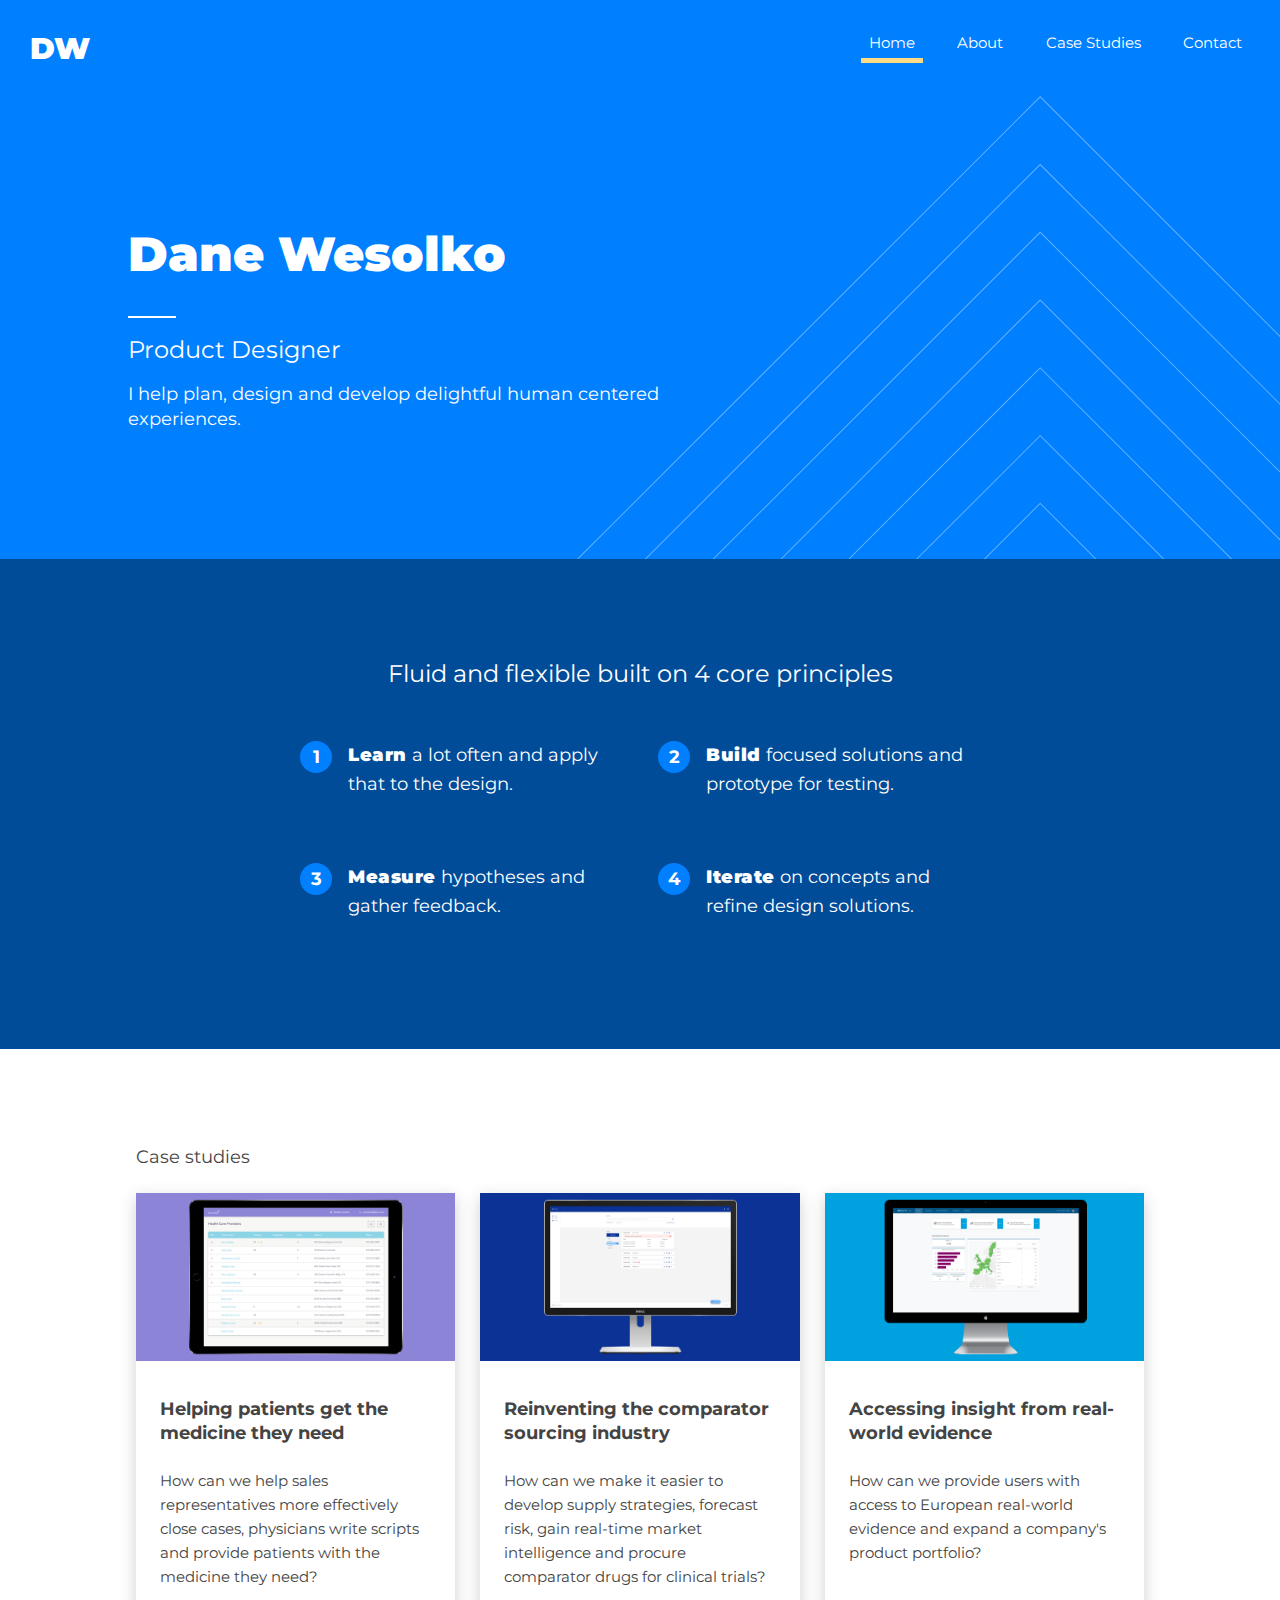
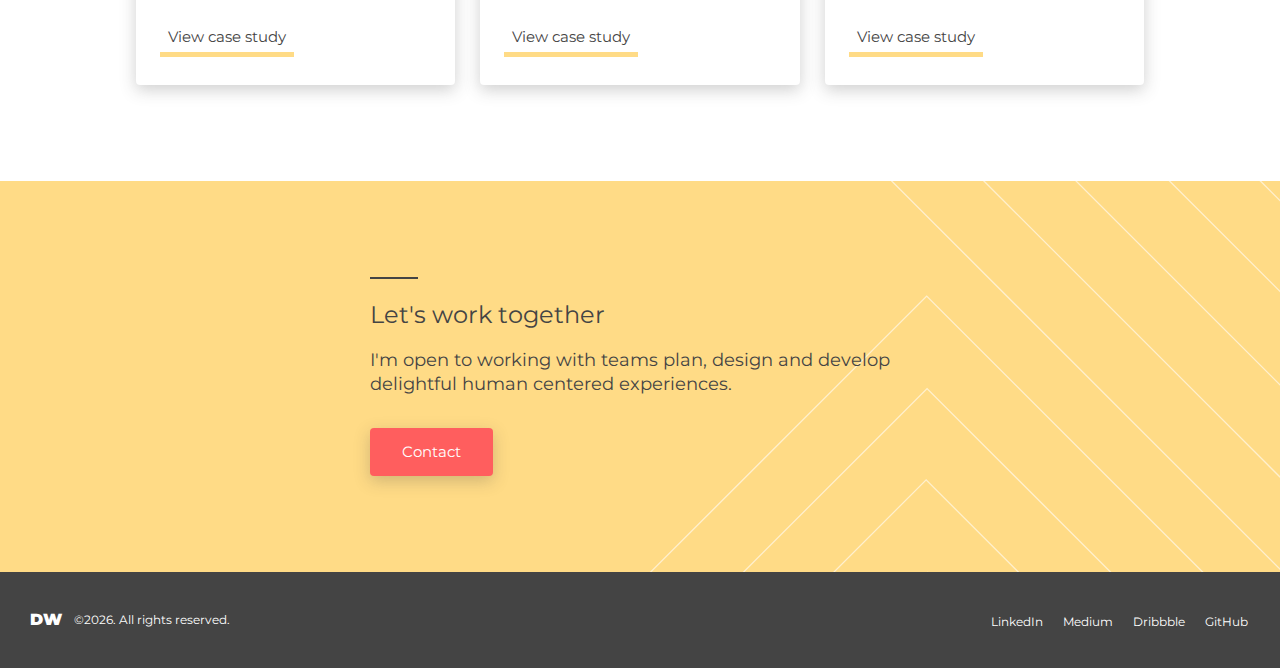
<file: index.html>
<!doctype html>
<html>
<head>
  <script async src="https://www.googletagmanager.com/gtag/js?id=UA-69832486-1"></script>
  <script>
  window.dataLayer = window.dataLayer || [];
  function gtag(){dataLayer.push(arguments);}
  gtag('js', new Date());

  gtag('config', 'UA-69832486-1');
</script>

<meta charset="utf-8">
<meta http-equiv="x-ua-compatible" content="ie=edge">
<meta name="viewport" content="width=device-width, initial-scale=1">
<title>Home | Dane Wesolko</title>

<meta property="og:title" content="Home" />
<meta name="author" content="Dane Wesolko" />
<meta property="og:locale" content="en_US" />
<meta name="description" content="Product Designer helping plan, design and develop delightful human centered experiences." />
<meta property="og:description" content="Product Designer helping plan, design and develop delightful human centered experiences." />
<meta property="og:site_name" content="Dane Wesolko" />
<script type="application/ld+json">
{"url":"/","author":{"@type":"Person","name":"Dane Wesolko"},"headline":"Home","name":"Dane Wesolko","description":"Product Designer helping plan, design and develop delightful human centered experiences.","@type":"WebSite","@context":"http://schema.org"}</script>
<link rel="shortcut icon" href="favicon.ico">
<link rel="icon" sizes="48x48 32x32 16x16" href="favicon.ico">
<link rel="icon" sizes="16x16" type="image/png" href="assets/img/favicon-16x16.png">
<link rel="icon" sizes="32x32" type="image/png" href="assets/img/favicon-32x32.png">
<link rel="icon" sizes="64x64" type="image/png" href="assets/img/favicon-64x64.png">
<link rel="icon" sizes="144x144" type="image/png" href="assets/img/favicon-144x144.png">
<link rel="apple-touch-icon" sizes="57x57" href="assets/img/favicon-57x57.png">
<link rel="apple-touch-icon" sizes="76x76" href="assets/img/favicon-76x76.png">
<link rel="apple-touch-icon" sizes="120x120" href="assets/img/favicon-120x120.png">
<link rel="apple-touch-icon" sizes="152x152" href="assets/img/favicon-152x152.png">
<link rel="apple-touch-icon" sizes="167x167" href="assets/img/favicon-167x167.png">
<link rel="apple-touch-icon" sizes="180x180" href="assets/img/favicon-180x180.png">
<link rel="mask-icon" color="#ffffff" href="assets/img/safari-pinned-tab.svg">
<link rel="icon" sizes="192x192" href="assets/img/favicon-192x192.png">
<link rel="icon" sizes="96x96" href="assets/img/favicon-96x96.png">
<link rel="icon" sizes="48x48" href="assets/img/favicon-48x48.png">
<link rel="manifest" href="manifest.webmanifest">
<meta name="msapplication-TileColor" content="#ffffff">
<meta name="msapplication-TileImage" content="assets/img/favicon-144x144.png">
<meta name="msapplication-config" content="browserconfig.xml">
<link rel="stylesheet" href="assets/css/styles.css">
</head>

<body class="">
  <main>
    <header class="c-global-nav">
      <div class="c-global-nav__wrapper">
        <h1 class="c-global-nav__logo">
          <a class="c-global-nav__logolink"href="index.html">DW</a>
        </h1>
        <a href="#dw-menu" class="c-global-nav__menu" aria-hidden="true">Menu</a>
        <nav class="c-global-nav__nav" id="dw-menu">
          <a href="#" class="c-global-nav__menu" aria-hidden="true">Close</a>
          <ul class="c-global-nav__list">
            <li class="c-global-nav__listitem">
              <a href="index.html" class="c-global-nav__link is-selected">Home</a>
            </li>
            <li class="c-global-nav__listitem">
              <a href="about.html" class="c-global-nav__link">About</a>
            </li>
            <li class="c-global-nav__listitem">
              <a href="case-studies.html" class="c-global-nav__link">Case Studies</a>
            </li>
            <li class="c-global-nav__listitem">
              <a href="contact.html" class="c-global-nav__link">Contact</a>
            </li>
          </ul>
        </nav>
      </div>
    </header>
    <header class="c-banner-hero">
      <div class="c-banner-hero__wrapper">
        <h1 class="c-banner-hero__title">Dane Wesolko</h1>
        <div class="c-banner-hero__rule"></div>
        <h2 class="c-banner-hero__subtitle">Product Designer</h2>
        <p class="c-banner-hero__desc">I help plan, design and develop delightful human centered experiences.</p>
      </div>
    </header>
    <section class="c-banner-intro">
      <div class="c-banner-intro__wrapper">
        <h2 class="c-banner-intro__title">Fluid and flexible built on 4 core principles</h2>
        <ol class="c-banner-intro__list">
          <li class="c-banner-intro__listitem">
            <div class="c-banner-intro__listitem-wrapper"><strong>Learn</strong> a lot often and apply that to the design.</div>
          </li>
          <li class="c-banner-intro__listitem">
            <div class="c-banner-intro__listitem-wrapper"><strong>Build</strong> focused solutions and prototype for testing.</div>
          </li>
          <li class="c-banner-intro__listitem">
            <div class="c-banner-intro__listitem-wrapper"><strong>Measure</strong> hypotheses and gather feedback.</div>
          </li>
          <li class="c-banner-intro__listitem">
            <div class="c-banner-intro__listitem-wrapper"><strong>Iterate</strong> on concepts and refine design solutions.</div>
          </li>
        </ol>
      </div>
    </section>
    <section class="c-casestudy-list">
      <h3 class="c-casestudy-list__title">Case studies</h3>
      <ul class="c-casestudy-list__list">
        <li class="c-casestudy-list__listitem" onclick="window.location='case-studies/pfizer.html';">
          <img class="c-casestudy-list__listitem-graphic" src="assets/img/card_background__pfizer.png">
          <div class="c-casestudy-list__listitem-wrapper">
            <h3 class="c-casestudy-list__listitem-title">Helping patients get the medicine they need</h3>
            <p class="c-casestudy-list__listitem-desc">How can we help sales representatives more effectively close cases, physicians write scripts and provide patients with the medicine they need?</p>
          </div>
          <div class="c-casestudy-list__listitem-link">
            <a href="case-studies/pfizer.html">View case study</a>
          </div>
        </li>
        <li class="c-casestudy-list__listitem" onclick="window.location='case-studies/coramed.html';">
          <img class="c-casestudy-list__listitem-graphic" src="assets/img/card_background__coramed.png">
          <div class="c-casestudy-list__listitem-wrapper">
            <h3 class="c-casestudy-list__listitem-title">Reinventing the comparator sourcing industry</h3>
            <p class="c-casestudy-list__listitem-desc">How can we make it easier to develop supply strategies, forecast risk, gain real-time market intelligence and procure comparator drugs for clinical trials?</p>
          </div>
          <div class="c-casestudy-list__listitem-link">
            <a href="case-studies/coramed.html">View case study</a>
          </div>
        </li>
        <li class="c-casestudy-list__listitem" onclick="window.location='case-studies/iqvia.html';">
          <img class="c-casestudy-list__listitem-graphic" src="assets/img/card_background__iqvia.png">
          <div class="c-casestudy-list__listitem-wrapper">
            <h3 class="c-casestudy-list__listitem-title">Accessing insight from real-world evidence</h3>
            <p class="c-casestudy-list__listitem-desc">How can we provide users with access to European real-world evidence and expand a company's product portfolio?</p>
          </div>
          <div class="c-casestudy-list__listitem-link">
            <a href="case-studies/iqvia.html">View case study</a>
          </div>
        </li>
      </ul>
    </section>
    <section class="c-global-cta">
      <div class="c-global-cta__wrapper">
        <div class="c-global-cta__rule"></div>
        <h2 class="c-global-cta__title">Let's work together</h2>
        <p class="c-global-cta__desc">I'm open to working with teams plan, design and develop delightful human centered experiences.</p>
        <a class="c-global-cta__button" href="contact.html">Contact</a>
      </div>
    </section>
    <footer class="c-global-footer">
      <div class="c-global-footer__wrapper">
        <div class="c-global-footer__copyright">
          <h4 class="c-global-footer__logo">DW</h4>
          <p class="c-global-footer__info">&#169;<script type="text/javascript">document.write(new Date().getFullYear());</script>. All rights reserved.
          </p>
        </div>
        <ul class="c-global-footer__list">
          <li class="c-global-footer__listitem">
            <a class="c-global-footer__listitem-link" href="https://www.linkedin.com/in/danewesolko/" target="_blank">LinkedIn</a>
          </li>
          <li class="c-global-footer__listitem">
            <a class="c-global-footer__listitem-link" href="https://medium.com/@danewesolko" target="_blank">Medium</a>
          </li>
          <li class="c-global-footer__listitem">
            <a class="c-global-footer__listitem-link" href="https://dribbble.com/DaneWesolko" target="_blank">Dribbble</a>
          </li>
          <li class="c-global-footer__listitem">
            <a class="c-global-footer__listitem-link" href="https://github.com/danewesolko7" target="_blank">GitHub</a>
          </li>
        </ul>
      </div>
    </footer>
  </main>
</body>
</html>
</file>
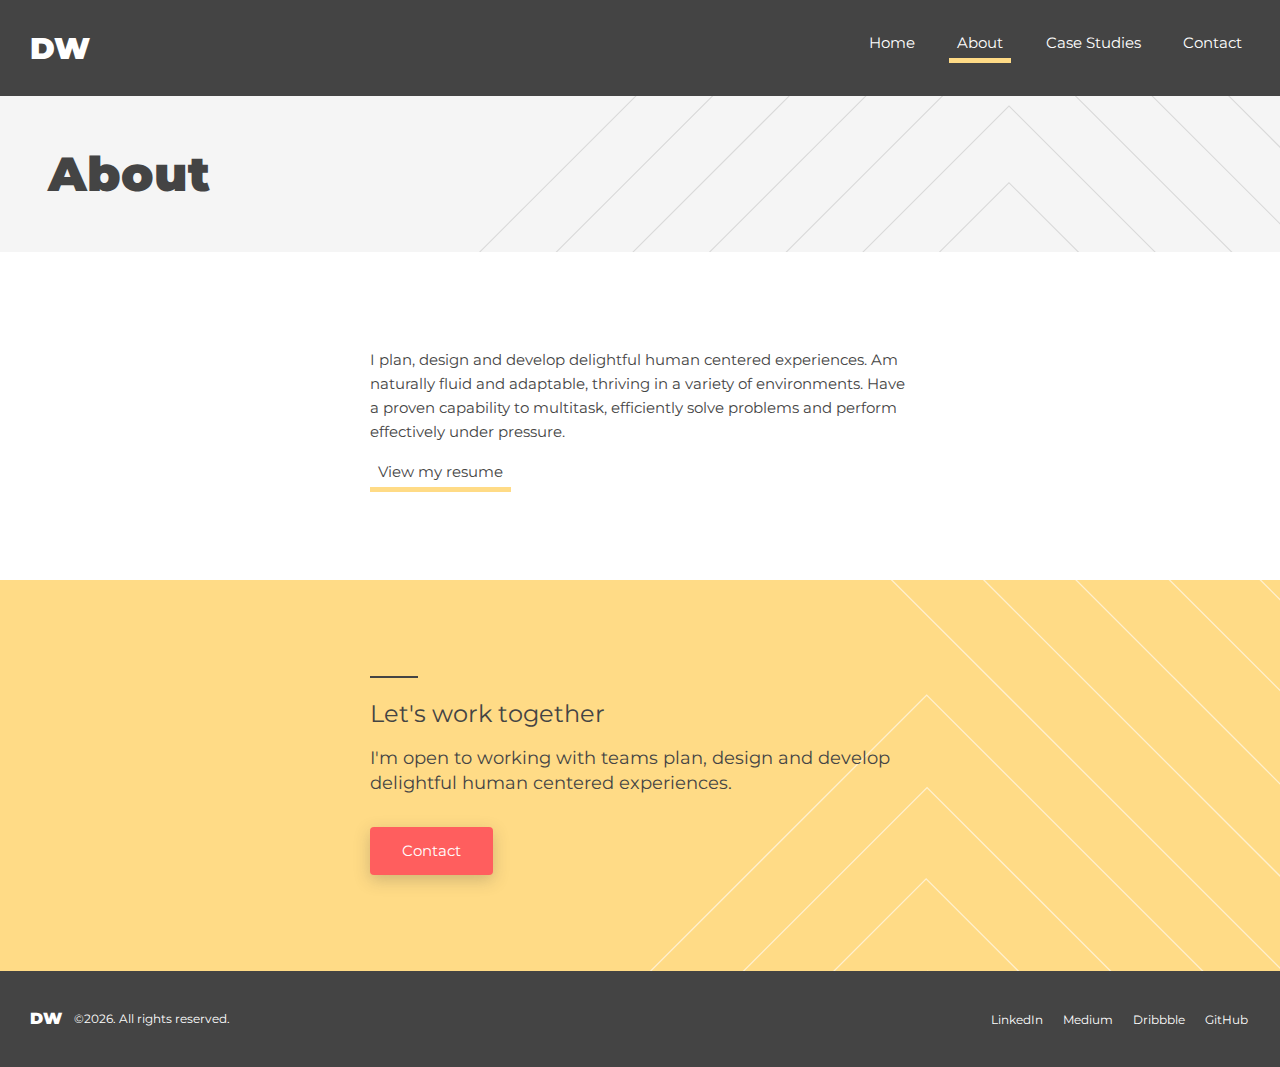
<file: about.html>
<!doctype html>
<html>
<head>
  <script async src="https://www.googletagmanager.com/gtag/js?id=UA-69832486-1"></script>
  <script>
  window.dataLayer = window.dataLayer || [];
  function gtag(){dataLayer.push(arguments);}
  gtag('js', new Date());

  gtag('config', 'UA-69832486-1');
</script>

<meta charset="utf-8">
<meta http-equiv="x-ua-compatible" content="ie=edge">
<meta name="viewport" content="width=device-width, initial-scale=1">
<title>About | Dane Wesolko</title>

<meta property="og:title" content="About" />
<meta name="author" content="Dane Wesolko" />
<meta property="og:locale" content="en_US" />
<meta name="description" content="Product Designer helping plan, design and develop delightful human centered experiences." />
<meta property="og:description" content="Product Designer helping plan, design and develop delightful human centered experiences." />
<meta property="og:site_name" content="Dane Wesolko" />
<script type="application/ld+json">
{"url":"/about","author":{"@type":"Person","name":"Dane Wesolko"},"headline":"About","description":"Product Designer helping plan, design and develop delightful human centered experiences.","@type":"WebPage","@context":"http://schema.org"}</script>
<link rel="shortcut icon" href="favicon.ico">
<link rel="icon" sizes="48x48 32x32 16x16" href="favicon.ico">
<link rel="icon" sizes="16x16" type="image/png" href="assets/img/favicon-16x16.png">
<link rel="icon" sizes="32x32" type="image/png" href="assets/img/favicon-32x32.png">
<link rel="icon" sizes="64x64" type="image/png" href="assets/img/favicon-64x64.png">
<link rel="icon" sizes="144x144" type="image/png" href="assets/img/favicon-144x144.png">
<link rel="apple-touch-icon" sizes="57x57" href="assets/img/favicon-57x57.png">
<link rel="apple-touch-icon" sizes="76x76" href="assets/img/favicon-76x76.png">
<link rel="apple-touch-icon" sizes="120x120" href="assets/img/favicon-120x120.png">
<link rel="apple-touch-icon" sizes="152x152" href="assets/img/favicon-152x152.png">
<link rel="apple-touch-icon" sizes="167x167" href="assets/img/favicon-167x167.png">
<link rel="apple-touch-icon" sizes="180x180" href="assets/img/favicon-180x180.png">
<link rel="mask-icon" color="#ffffff" href="assets/img/safari-pinned-tab.svg">
<link rel="icon" sizes="192x192" href="assets/img/favicon-192x192.png">
<link rel="icon" sizes="96x96" href="assets/img/favicon-96x96.png">
<link rel="icon" sizes="48x48" href="assets/img/favicon-48x48.png">
<link rel="manifest" href="manifest.webmanifest">
<meta name="msapplication-TileColor" content="#ffffff">
<meta name="msapplication-TileImage" content="assets/img/favicon-144x144.png">
<meta name="msapplication-config" content="browserconfig.xml">
<link rel="stylesheet" href="assets/css/styles.css">
</head>

<body class="page">
  <main>
    <header class="c-global-nav">
      <div class="c-global-nav__wrapper">
        <h1 class="c-global-nav__logo">
          <a class="c-global-nav__logolink"href="index.html">DW</a>
        </h1>
        <a href="#dw-menu" class="c-global-nav__menu" aria-hidden="true">Menu</a>
        <nav class="c-global-nav__nav" id="dw-menu">
          <a href="#" class="c-global-nav__menu" aria-hidden="true">Close</a>
          <ul class="c-global-nav__list">
            <li class="c-global-nav__listitem">
              <a href="index.html" class="c-global-nav__link">Home</a>
            </li>
            <li class="c-global-nav__listitem">
              <a href="about.html" class="c-global-nav__link is-selected">About</a>
            </li>
            <li class="c-global-nav__listitem">
              <a href="case-studies.html" class="c-global-nav__link">Case Studies</a>
            </li>
            <li class="c-global-nav__listitem">
              <a href="contact.html" class="c-global-nav__link">Contact</a>
            </li>
          </ul>
        </nav>
      </div>
    </header>
    <section class="c-banner-page">
      <div class="c-banner-page__wrapper">
        <h1 class="c-banner-page__title">About</h1>
      </div>
    </section>
    <section class="c-page-content">
      <div class="c-page-content__wrapper">
        <p>I plan, design and develop delightful human centered experiences. Am naturally fluid and adaptable, thriving in a variety of environments. Have a proven capability to multitask, efficiently solve problems and perform effectively under pressure.</p>
        <a href="assets/pdf/Dane-Wesolko-Resume-2019.pdf" target="_blank">View my resume</a>
      </div>
    </section>
    <section class="c-global-cta">
      <div class="c-global-cta__wrapper">
        <div class="c-global-cta__rule"></div>
        <h2 class="c-global-cta__title">Let's work together</h2>
        <p class="c-global-cta__desc">I'm open to working with teams plan, design and develop delightful human centered experiences.</p>
        <a class="c-global-cta__button" href="contact.html">Contact</a>
      </div>
    </section>
    <footer class="c-global-footer">
      <div class="c-global-footer__wrapper">
        <div class="c-global-footer__copyright">
          <h4 class="c-global-footer__logo">DW</h4>
          <p class="c-global-footer__info">&#169;<script type="text/javascript">document.write(new Date().getFullYear());</script>. All rights reserved.
          </p>
        </div>
        <ul class="c-global-footer__list">
          <li class="c-global-footer__listitem">
            <a class="c-global-footer__listitem-link" href="https://www.linkedin.com/in/danewesolko/" target="_blank">LinkedIn</a>
          </li>
          <li class="c-global-footer__listitem">
            <a class="c-global-footer__listitem-link" href="https://medium.com/@danewesolko" target="_blank">Medium</a>
          </li>
          <li class="c-global-footer__listitem">
            <a class="c-global-footer__listitem-link" href="https://dribbble.com/DaneWesolko" target="_blank">Dribbble</a>
          </li>
          <li class="c-global-footer__listitem">
            <a class="c-global-footer__listitem-link" href="https://github.com/danewesolko7" target="_blank">GitHub</a>
          </li>
        </ul>
      </div>
    </footer>
  </main>
</body>
</html>
</file>
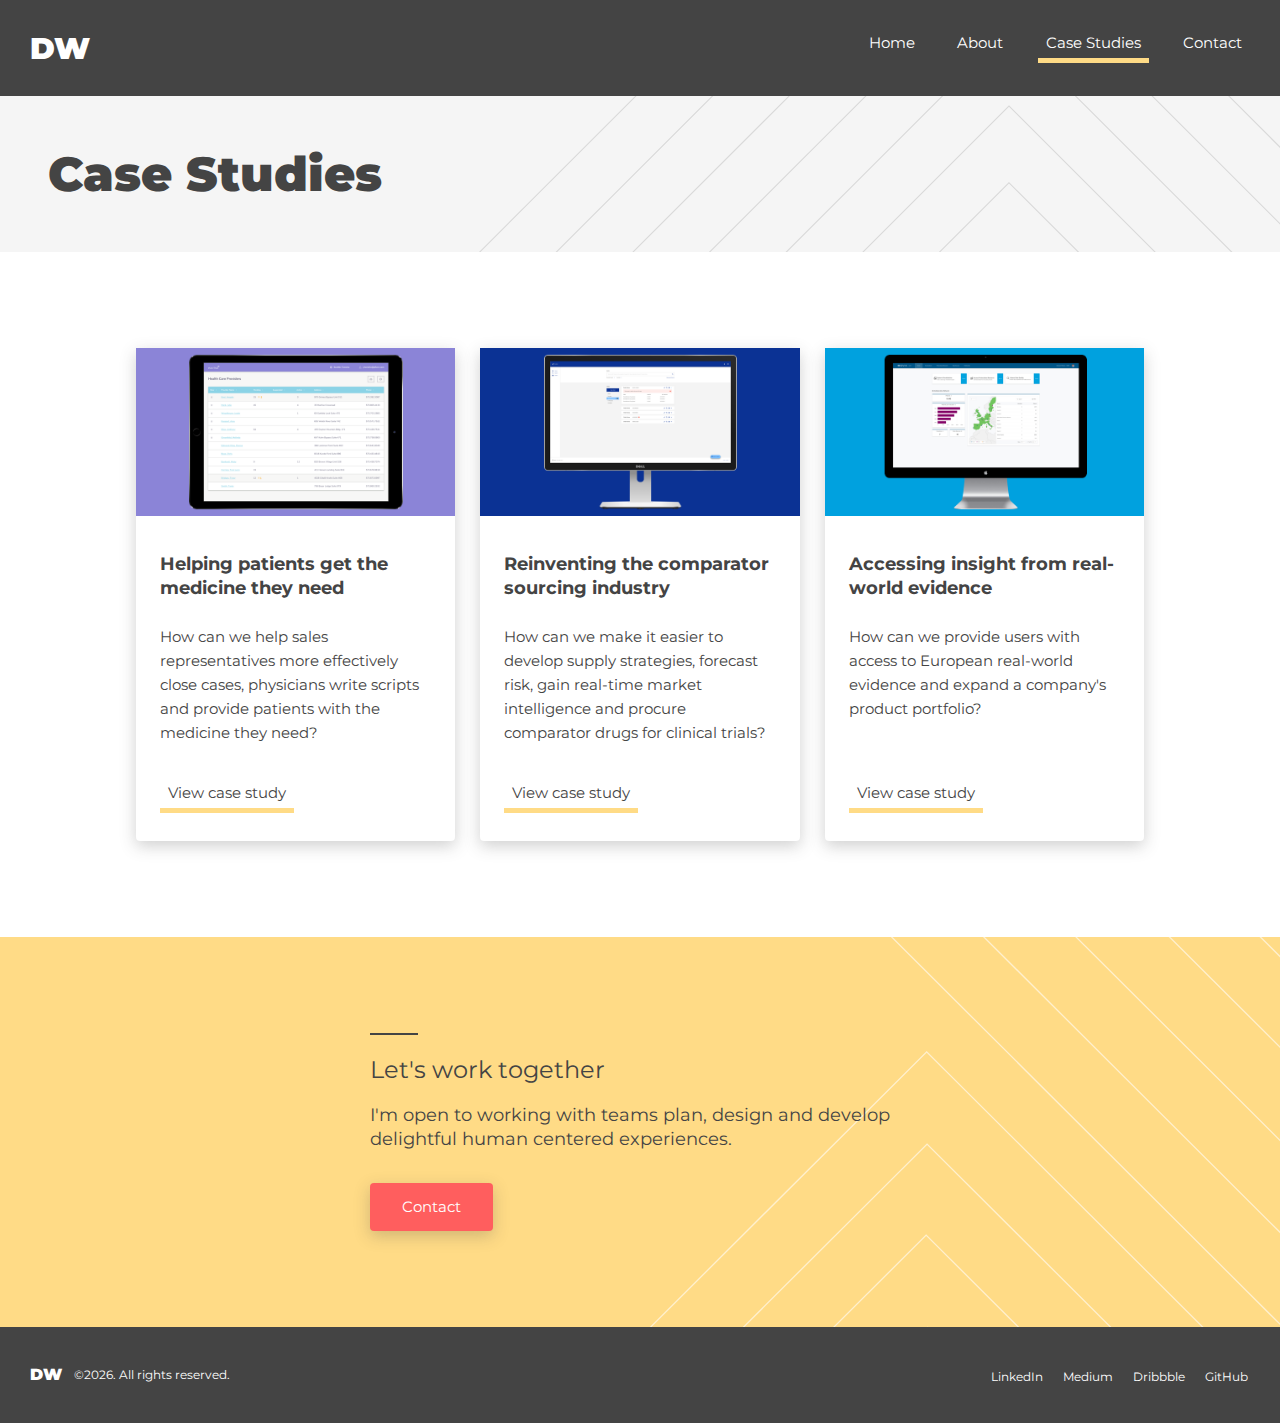
<file: case-studies.html>
<!doctype html>
<html>
<head>
  <script async src="https://www.googletagmanager.com/gtag/js?id=UA-69832486-1"></script>
  <script>
  window.dataLayer = window.dataLayer || [];
  function gtag(){dataLayer.push(arguments);}
  gtag('js', new Date());

  gtag('config', 'UA-69832486-1');
</script>

<meta charset="utf-8">
<meta http-equiv="x-ua-compatible" content="ie=edge">
<meta name="viewport" content="width=device-width, initial-scale=1">
<title>Case Studies | Dane Wesolko</title>

<meta property="og:title" content="Case Studies" />
<meta name="author" content="Dane Wesolko" />
<meta property="og:locale" content="en_US" />
<meta name="description" content="Product Designer helping plan, design and develop delightful human centered experiences." />
<meta property="og:description" content="Product Designer helping plan, design and develop delightful human centered experiences." />
<meta property="og:site_name" content="Dane Wesolko" />
<script type="application/ld+json">
{"url":"/case-studies","author":{"@type":"Person","name":"Dane Wesolko"},"headline":"Case Studies","description":"Product Designer helping plan, design and develop delightful human centered experiences.","@type":"WebPage","@context":"http://schema.org"}</script>
<link rel="shortcut icon" href="favicon.ico">
<link rel="icon" sizes="48x48 32x32 16x16" href="favicon.ico">
<link rel="icon" sizes="16x16" type="image/png" href="assets/img/favicon-16x16.png">
<link rel="icon" sizes="32x32" type="image/png" href="assets/img/favicon-32x32.png">
<link rel="icon" sizes="64x64" type="image/png" href="assets/img/favicon-64x64.png">
<link rel="icon" sizes="144x144" type="image/png" href="assets/img/favicon-144x144.png">
<link rel="apple-touch-icon" sizes="57x57" href="assets/img/favicon-57x57.png">
<link rel="apple-touch-icon" sizes="76x76" href="assets/img/favicon-76x76.png">
<link rel="apple-touch-icon" sizes="120x120" href="assets/img/favicon-120x120.png">
<link rel="apple-touch-icon" sizes="152x152" href="assets/img/favicon-152x152.png">
<link rel="apple-touch-icon" sizes="167x167" href="assets/img/favicon-167x167.png">
<link rel="apple-touch-icon" sizes="180x180" href="assets/img/favicon-180x180.png">
<link rel="mask-icon" color="#ffffff" href="assets/img/safari-pinned-tab.svg">
<link rel="icon" sizes="192x192" href="assets/img/favicon-192x192.png">
<link rel="icon" sizes="96x96" href="assets/img/favicon-96x96.png">
<link rel="icon" sizes="48x48" href="assets/img/favicon-48x48.png">
<link rel="manifest" href="manifest.webmanifest">
<meta name="msapplication-TileColor" content="#ffffff">
<meta name="msapplication-TileImage" content="assets/img/favicon-144x144.png">
<meta name="msapplication-config" content="browserconfig.xml">
<link rel="stylesheet" href="assets/css/styles.css">
</head>

<body class="page">
  <main>
    <header class="c-global-nav">
      <div class="c-global-nav__wrapper">
        <h1 class="c-global-nav__logo">
          <a class="c-global-nav__logolink"href="index.html">DW</a>
        </h1>
        <a href="#dw-menu" class="c-global-nav__menu" aria-hidden="true">Menu</a>
        <nav class="c-global-nav__nav" id="dw-menu">
          <a href="#" class="c-global-nav__menu" aria-hidden="true">Close</a>
          <ul class="c-global-nav__list">
            <li class="c-global-nav__listitem">
              <a href="index.html" class="c-global-nav__link">Home</a>
            </li>
            <li class="c-global-nav__listitem">
              <a href="about.html" class="c-global-nav__link">About</a>
            </li>
            <li class="c-global-nav__listitem">
              <a href="case-studies.html" class="c-global-nav__link is-selected">Case Studies</a>
            </li>
            <li class="c-global-nav__listitem">
              <a href="contact.html" class="c-global-nav__link">Contact</a>
            </li>
          </ul>
        </nav>
      </div>
    </header>
    <section class="c-banner-page">
      <div class="c-banner-page__wrapper">
        <h1 class="c-banner-page__title">Case Studies</h1>
      </div>
    </section>
    <section class="c-casestudy-list">
      <ul class="c-casestudy-list__list">
        <li class="c-casestudy-list__listitem" onclick="window.location='case-studies/pfizer.html';">
          <img class="c-casestudy-list__listitem-graphic" src="assets/img/card_background__pfizer.png">
          <div class="c-casestudy-list__listitem-wrapper">
            <h3 class="c-casestudy-list__listitem-title">Helping patients get the medicine they need</h3>
            <p class="c-casestudy-list__listitem-desc">How can we help sales representatives more effectively close cases, physicians write scripts and provide patients with the medicine they need?</p>
          </div>
          <div class="c-casestudy-list__listitem-link">
            <a href="case-studies/pfizer.html">View case study</a>
          </div>
        </li>
        <li class="c-casestudy-list__listitem" onclick="window.location='case-studies/coramed.html';">
          <img class="c-casestudy-list__listitem-graphic" src="assets/img/card_background__coramed.png">
          <div class="c-casestudy-list__listitem-wrapper">
            <h3 class="c-casestudy-list__listitem-title">Reinventing the comparator sourcing industry</h3>
            <p class="c-casestudy-list__listitem-desc">How can we make it easier to develop supply strategies, forecast risk, gain real-time market intelligence and procure comparator drugs for clinical trials?</p>
          </div>
          <div class="c-casestudy-list__listitem-link">
            <a href="case-studies/coramed.html">View case study</a>
          </div>
        </li>
        <li class="c-casestudy-list__listitem" onclick="window.location='case-studies/iqvia.html';">
          <img class="c-casestudy-list__listitem-graphic" src="assets/img/card_background__iqvia.png">
          <div class="c-casestudy-list__listitem-wrapper">
            <h3 class="c-casestudy-list__listitem-title">Accessing insight from real-world evidence</h3>
            <p class="c-casestudy-list__listitem-desc">How can we provide users with access to European real-world evidence and expand a company's product portfolio?</p>
          </div>
          <div class="c-casestudy-list__listitem-link">
            <a href="case-studies/iqvia.html">View case study</a>
          </div>
        </li>
      </ul>
    </section>
    <section class="c-global-cta">
      <div class="c-global-cta__wrapper">
        <div class="c-global-cta__rule"></div>
        <h2 class="c-global-cta__title">Let's work together</h2>
        <p class="c-global-cta__desc">I'm open to working with teams plan, design and develop delightful human centered experiences.</p>
        <a class="c-global-cta__button" href="contact.html">Contact</a>
      </div>
    </section>
    <footer class="c-global-footer">
      <div class="c-global-footer__wrapper">
        <div class="c-global-footer__copyright">
          <h4 class="c-global-footer__logo">DW</h4>
          <p class="c-global-footer__info">&#169;<script type="text/javascript">document.write(new Date().getFullYear());</script>. All rights reserved.
          </p>
        </div>
        <ul class="c-global-footer__list">
          <li class="c-global-footer__listitem">
            <a class="c-global-footer__listitem-link" href="https://www.linkedin.com/in/danewesolko/" target="_blank">LinkedIn</a>
          </li>
          <li class="c-global-footer__listitem">
            <a class="c-global-footer__listitem-link" href="https://medium.com/@danewesolko" target="_blank">Medium</a>
          </li>
          <li class="c-global-footer__listitem">
            <a class="c-global-footer__listitem-link" href="https://dribbble.com/DaneWesolko" target="_blank">Dribbble</a>
          </li>
          <li class="c-global-footer__listitem">
            <a class="c-global-footer__listitem-link" href="https://github.com/danewesolko7" target="_blank">GitHub</a>
          </li>
        </ul>
      </div>
    </footer>
  </main>
</body>
</html>
</file>
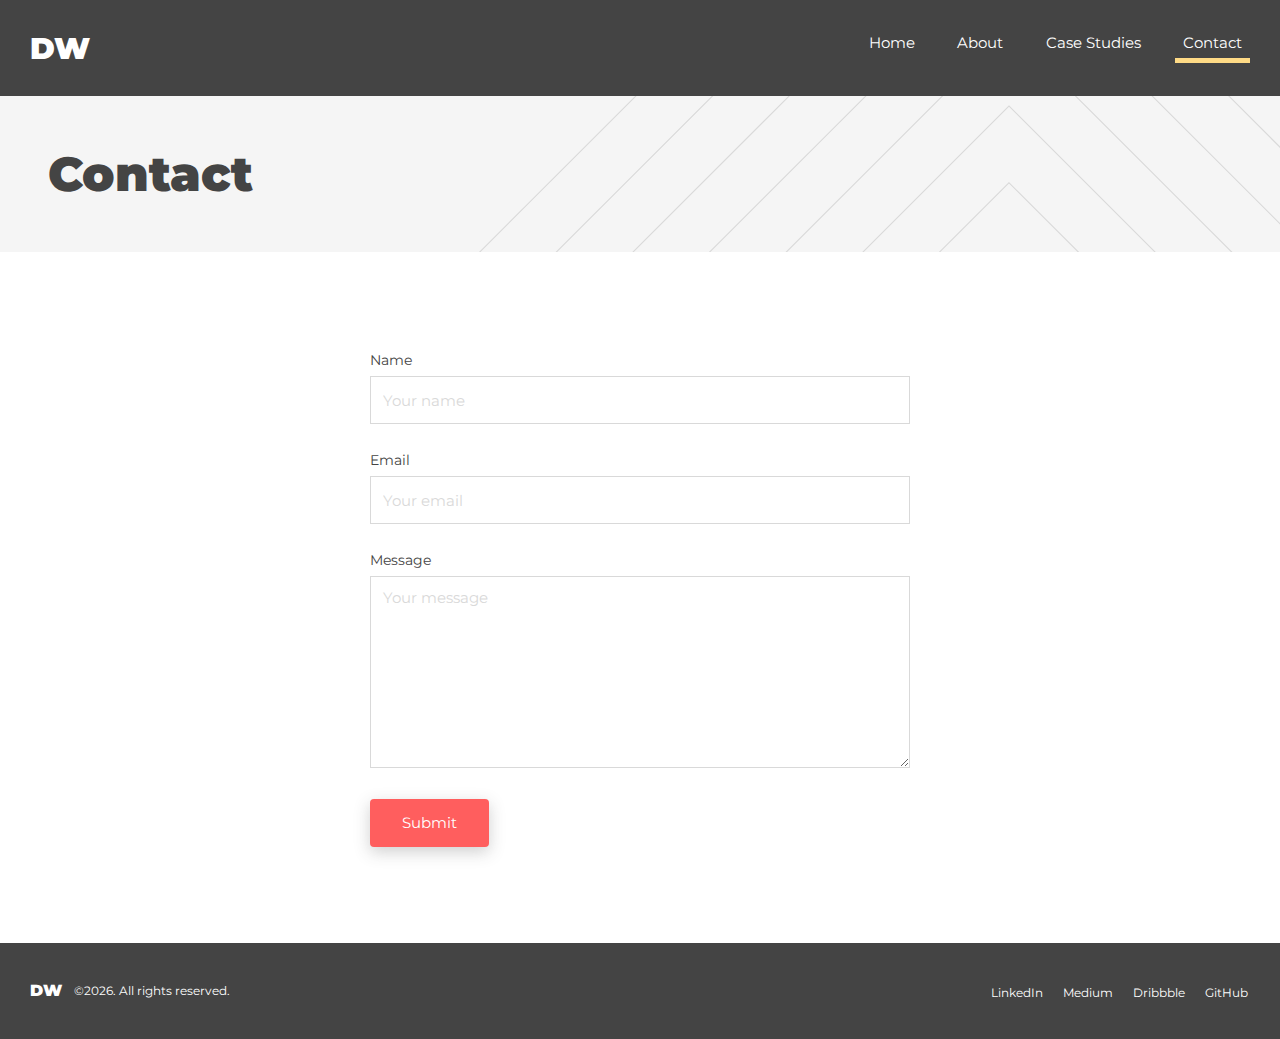
<file: contact.html>
<!doctype html>
<html>
<head>
  <script async src="https://www.googletagmanager.com/gtag/js?id=UA-69832486-1"></script>
  <script>
  window.dataLayer = window.dataLayer || [];
  function gtag(){dataLayer.push(arguments);}
  gtag('js', new Date());

  gtag('config', 'UA-69832486-1');
</script>

<meta charset="utf-8">
<meta http-equiv="x-ua-compatible" content="ie=edge">
<meta name="viewport" content="width=device-width, initial-scale=1">
<title>Contact | Dane Wesolko</title>

<meta property="og:title" content="Contact" />
<meta name="author" content="Dane Wesolko" />
<meta property="og:locale" content="en_US" />
<meta name="description" content="Product Designer helping plan, design and develop delightful human centered experiences." />
<meta property="og:description" content="Product Designer helping plan, design and develop delightful human centered experiences." />
<meta property="og:site_name" content="Dane Wesolko" />
<script type="application/ld+json">
{"url":"/contact","author":{"@type":"Person","name":"Dane Wesolko"},"headline":"Contact","description":"Product Designer helping plan, design and develop delightful human centered experiences.","@type":"WebPage","@context":"http://schema.org"}</script>
<link rel="shortcut icon" href="favicon.ico">
<link rel="icon" sizes="48x48 32x32 16x16" href="favicon.ico">
<link rel="icon" sizes="16x16" type="image/png" href="assets/img/favicon-16x16.png">
<link rel="icon" sizes="32x32" type="image/png" href="assets/img/favicon-32x32.png">
<link rel="icon" sizes="64x64" type="image/png" href="assets/img/favicon-64x64.png">
<link rel="icon" sizes="144x144" type="image/png" href="assets/img/favicon-144x144.png">
<link rel="apple-touch-icon" sizes="57x57" href="assets/img/favicon-57x57.png">
<link rel="apple-touch-icon" sizes="76x76" href="assets/img/favicon-76x76.png">
<link rel="apple-touch-icon" sizes="120x120" href="assets/img/favicon-120x120.png">
<link rel="apple-touch-icon" sizes="152x152" href="assets/img/favicon-152x152.png">
<link rel="apple-touch-icon" sizes="167x167" href="assets/img/favicon-167x167.png">
<link rel="apple-touch-icon" sizes="180x180" href="assets/img/favicon-180x180.png">
<link rel="mask-icon" color="#ffffff" href="assets/img/safari-pinned-tab.svg">
<link rel="icon" sizes="192x192" href="assets/img/favicon-192x192.png">
<link rel="icon" sizes="96x96" href="assets/img/favicon-96x96.png">
<link rel="icon" sizes="48x48" href="assets/img/favicon-48x48.png">
<link rel="manifest" href="manifest.webmanifest">
<meta name="msapplication-TileColor" content="#ffffff">
<meta name="msapplication-TileImage" content="assets/img/favicon-144x144.png">
<meta name="msapplication-config" content="browserconfig.xml">
<link rel="stylesheet" href="assets/css/styles.css">
</head>

<body class="page">
  <main>
    <header class="c-global-nav">
      <div class="c-global-nav__wrapper">
        <h1 class="c-global-nav__logo">
          <a class="c-global-nav__logolink"href="index.html">DW</a>
        </h1>
        <a href="#dw-menu" class="c-global-nav__menu" aria-hidden="true">Menu</a>
        <nav class="c-global-nav__nav" id="dw-menu">
          <a href="#" class="c-global-nav__menu" aria-hidden="true">Close</a>
          <ul class="c-global-nav__list">
            <li class="c-global-nav__listitem">
              <a href="index.html" class="c-global-nav__link">Home</a>
            </li>
            <li class="c-global-nav__listitem">
              <a href="about.html" class="c-global-nav__link">About</a>
            </li>
            <li class="c-global-nav__listitem">
              <a href="case-studies.html" class="c-global-nav__link">Case Studies</a>
            </li>
            <li class="c-global-nav__listitem">
              <a href="contact.html" class="c-global-nav__link is-selected">Contact</a>
            </li>
          </ul>
        </nav>
      </div>
    </header>
    <section class="c-banner-page">
      <div class="c-banner-page__wrapper">
        <h1 class="c-banner-page__title">Contact</h1>
      </div>
    </section>
    <section class="c-page-content">
      <div class="c-page-content__wrapper">
        <form method="post" action="https://formspree.io/danewesolko@gmail.com">
          <label for="name">Name</label>
          <input type="text" name="name" placeholder="Your name"/>
          <label for="email">Email</label>
          <input type="text" name="_replyto" placeholder="Your email"/>
          <label for="message">Message</label>
          <textarea name="message" placeholder="Your message"></textarea>
          <input type="submit" placeholder="Submit" />
          <input type="hidden" name="_next" value="thank-you.html"/>
          <input type="hidden" name="_subject" value="New DW contact form submission!"/>
          <input type="hidden" name="_format" value="plain"/>
        </form>
      </div>
    </section>
    <footer class="c-global-footer">
      <div class="c-global-footer__wrapper">
        <div class="c-global-footer__copyright">
          <h4 class="c-global-footer__logo">DW</h4>
          <p class="c-global-footer__info">&#169;<script type="text/javascript">document.write(new Date().getFullYear());</script>. All rights reserved.
          </p>
        </div>
        <ul class="c-global-footer__list">
          <li class="c-global-footer__listitem">
            <a class="c-global-footer__listitem-link" href="https://www.linkedin.com/in/danewesolko/" target="_blank">LinkedIn</a>
          </li>
          <li class="c-global-footer__listitem">
            <a class="c-global-footer__listitem-link" href="https://medium.com/@danewesolko" target="_blank">Medium</a>
          </li>
          <li class="c-global-footer__listitem">
            <a class="c-global-footer__listitem-link" href="https://dribbble.com/DaneWesolko" target="_blank">Dribbble</a>
          </li>
          <li class="c-global-footer__listitem">
            <a class="c-global-footer__listitem-link" href="https://github.com/danewesolko7" target="_blank">GitHub</a>
          </li>
        </ul>
      </div>
    </footer>
  </main>
</body>
</html>
</file>
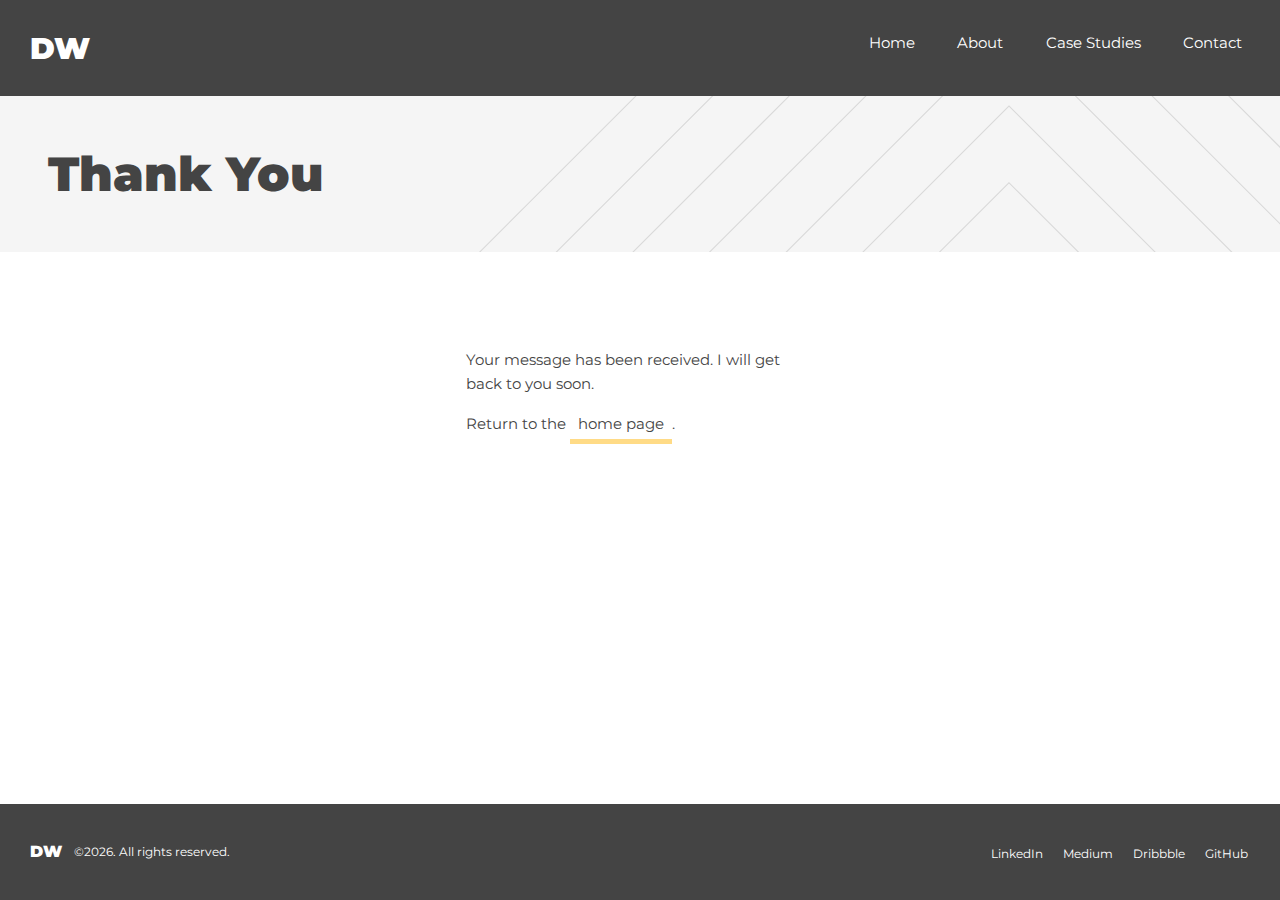
<file: thank-you.html>
<!doctype html>
<html>
<head>
  <script async src="https://www.googletagmanager.com/gtag/js?id=UA-69832486-1"></script>
  <script>
  window.dataLayer = window.dataLayer || [];
  function gtag(){dataLayer.push(arguments);}
  gtag('js', new Date());

  gtag('config', 'UA-69832486-1');
</script>

<meta charset="utf-8">
<meta http-equiv="x-ua-compatible" content="ie=edge">
<meta name="viewport" content="width=device-width, initial-scale=1">
<title>Thank You | Dane Wesolko</title>

<meta property="og:title" content="Thank You" />
<meta name="author" content="Dane Wesolko" />
<meta property="og:locale" content="en_US" />
<meta name="description" content="Product Designer helping plan, design and develop delightful human centered experiences." />
<meta property="og:description" content="Product Designer helping plan, design and develop delightful human centered experiences." />
<meta property="og:site_name" content="Dane Wesolko" />
<script type="application/ld+json">
{"url":"/thank-you","author":{"@type":"Person","name":"Dane Wesolko"},"headline":"Thank You","description":"Product Designer helping plan, design and develop delightful human centered experiences.","@type":"WebPage","@context":"http://schema.org"}</script>
<link rel="shortcut icon" href="favicon.ico">
<link rel="icon" sizes="48x48 32x32 16x16" href="favicon.ico">
<link rel="icon" sizes="16x16" type="image/png" href="assets/img/favicon-16x16.png">
<link rel="icon" sizes="32x32" type="image/png" href="/assets/img/favicon-32x32.png">
<link rel="icon" sizes="64x64" type="image/png" href="/assets/img/favicon-64x64.png">
<link rel="icon" sizes="144x144" type="image/png" href="/assets/img/favicon-144x144.png">
<link rel="apple-touch-icon" sizes="57x57" href="/assets/img/favicon-57x57.png">
<link rel="apple-touch-icon" sizes="76x76" href="/assets/img/favicon-76x76.png">
<link rel="apple-touch-icon" sizes="120x120" href="/assets/img/favicon-120x120.png">
<link rel="apple-touch-icon" sizes="152x152" href="/assets/img/favicon-152x152.png">
<link rel="apple-touch-icon" sizes="167x167" href="/assets/img/favicon-167x167.png">
<link rel="apple-touch-icon" sizes="180x180" href="/assets/img/favicon-180x180.png">
<link rel="mask-icon" color="#ffffff" href="/assets/img/safari-pinned-tab.svg">
<link rel="icon" sizes="192x192" href="/assets/img/favicon-192x192.png">
<link rel="icon" sizes="96x96" href="/assets/img/favicon-96x96.png">
<link rel="icon" sizes="48x48" href="/assets/img/favicon-48x48.png">
<link rel="manifest" href="/manifest.webmanifest">
<meta name="msapplication-TileColor" content="#ffffff">
<meta name="msapplication-TileImage" content="/assets/img/favicon-144x144.png">
<meta name="msapplication-config" content="/browserconfig.xml">
<link rel="stylesheet" href="assets/css/styles.css">
</head>

<body class="page">
  <main>
    <header class="c-global-nav">
      <div class="c-global-nav__wrapper">
        <h1 class="c-global-nav__logo">
          <a class="c-global-nav__logolink"href="index.html">DW</a>
        </h1>
        <a href="#dw-menu" class="c-global-nav__menu" aria-hidden="true">Menu</a>
        <nav class="c-global-nav__nav" id="dw-menu">
          <a href="#" class="c-global-nav__menu" aria-hidden="true">Close</a>
          <ul class="c-global-nav__list">
            <li class="c-global-nav__listitem">
              <a href="index.html" class="c-global-nav__link">Home</a>
            </li>
            <li class="c-global-nav__listitem">
              <a href="about.html" class="c-global-nav__link">About</a>
            </li>
            <li class="c-global-nav__listitem">
              <a href="case-studies.html" class="c-global-nav__link">Case Studies</a>
            </li>
            <li class="c-global-nav__listitem">
              <a href="contact.html" class="c-global-nav__link">Contact</a>
            </li>
          </ul>
        </nav>
      </div>
    </header>
    <section class="c-banner-page">
      <div class="c-banner-page__wrapper">
        <h1 class="c-banner-page__title">Thank You</h1>
      </div>
    </section>
    <div class="body-container u-pad">
      <p>Your message has been received. I will get back to you soon.</p>
      <p>Return to the <a href="index.html">home page</a>.</p>
    </div>
    <footer class="c-global-footer">
      <div class="c-global-footer__wrapper">
        <div class="c-global-footer__copyright">
          <h4 class="c-global-footer__logo">DW</h4>
          <p class="c-global-footer__info">&#169;<script type="text/javascript">document.write(new Date().getFullYear());</script>. All rights reserved.
          </p>
        </div>
        <ul class="c-global-footer__list">
          <li class="c-global-footer__listitem">
            <a class="c-global-footer__listitem-link" href="https://www.linkedin.com/in/danewesolko/" target="_blank">LinkedIn</a>
          </li>
          <li class="c-global-footer__listitem">
            <a class="c-global-footer__listitem-link" href="https://medium.com/@danewesolko" target="_blank">Medium</a>
          </li>
          <li class="c-global-footer__listitem">
            <a class="c-global-footer__listitem-link" href="https://dribbble.com/DaneWesolko" target="_blank">Dribbble</a>
          </li>
          <li class="c-global-footer__listitem">
            <a class="c-global-footer__listitem-link" href="https://github.com/danewesolko7" target="_blank">GitHub</a>
          </li>
        </ul>
      </div>
    </footer>
  </main>
</body>
</html>
</file>
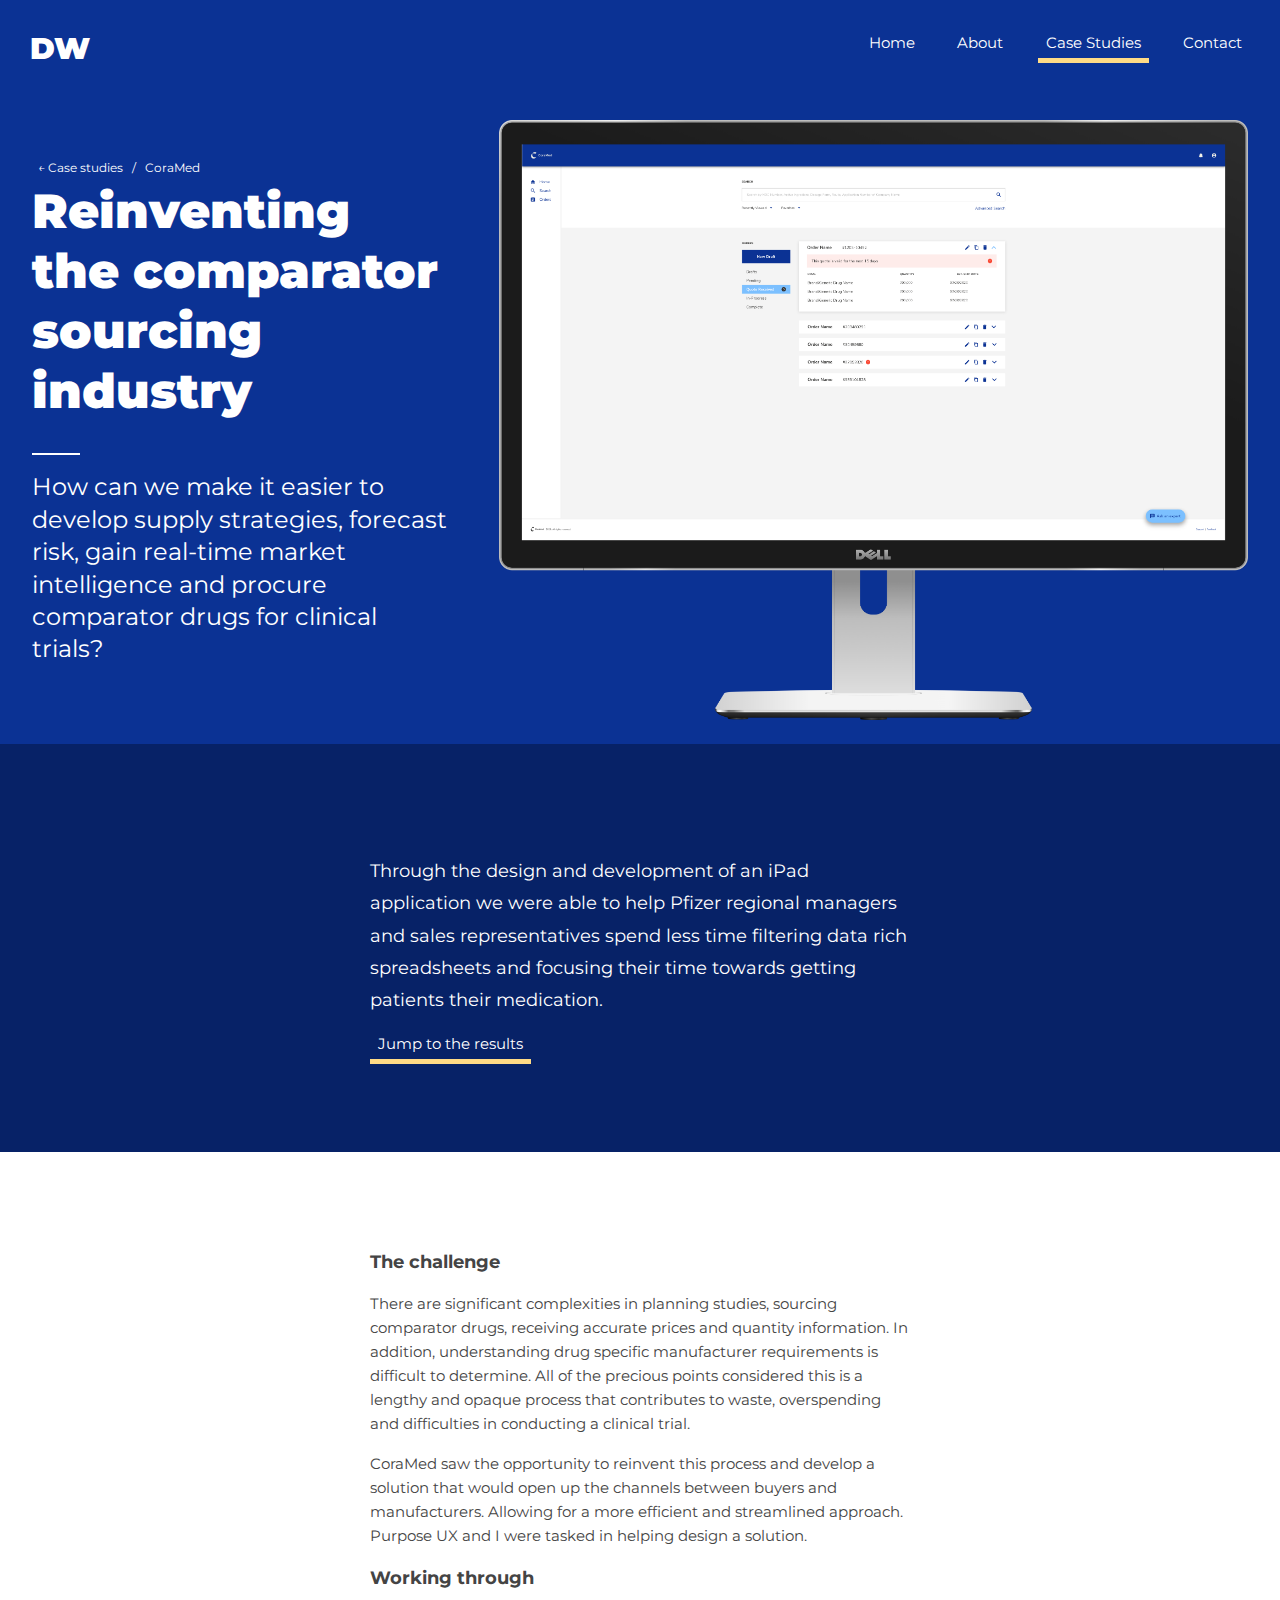
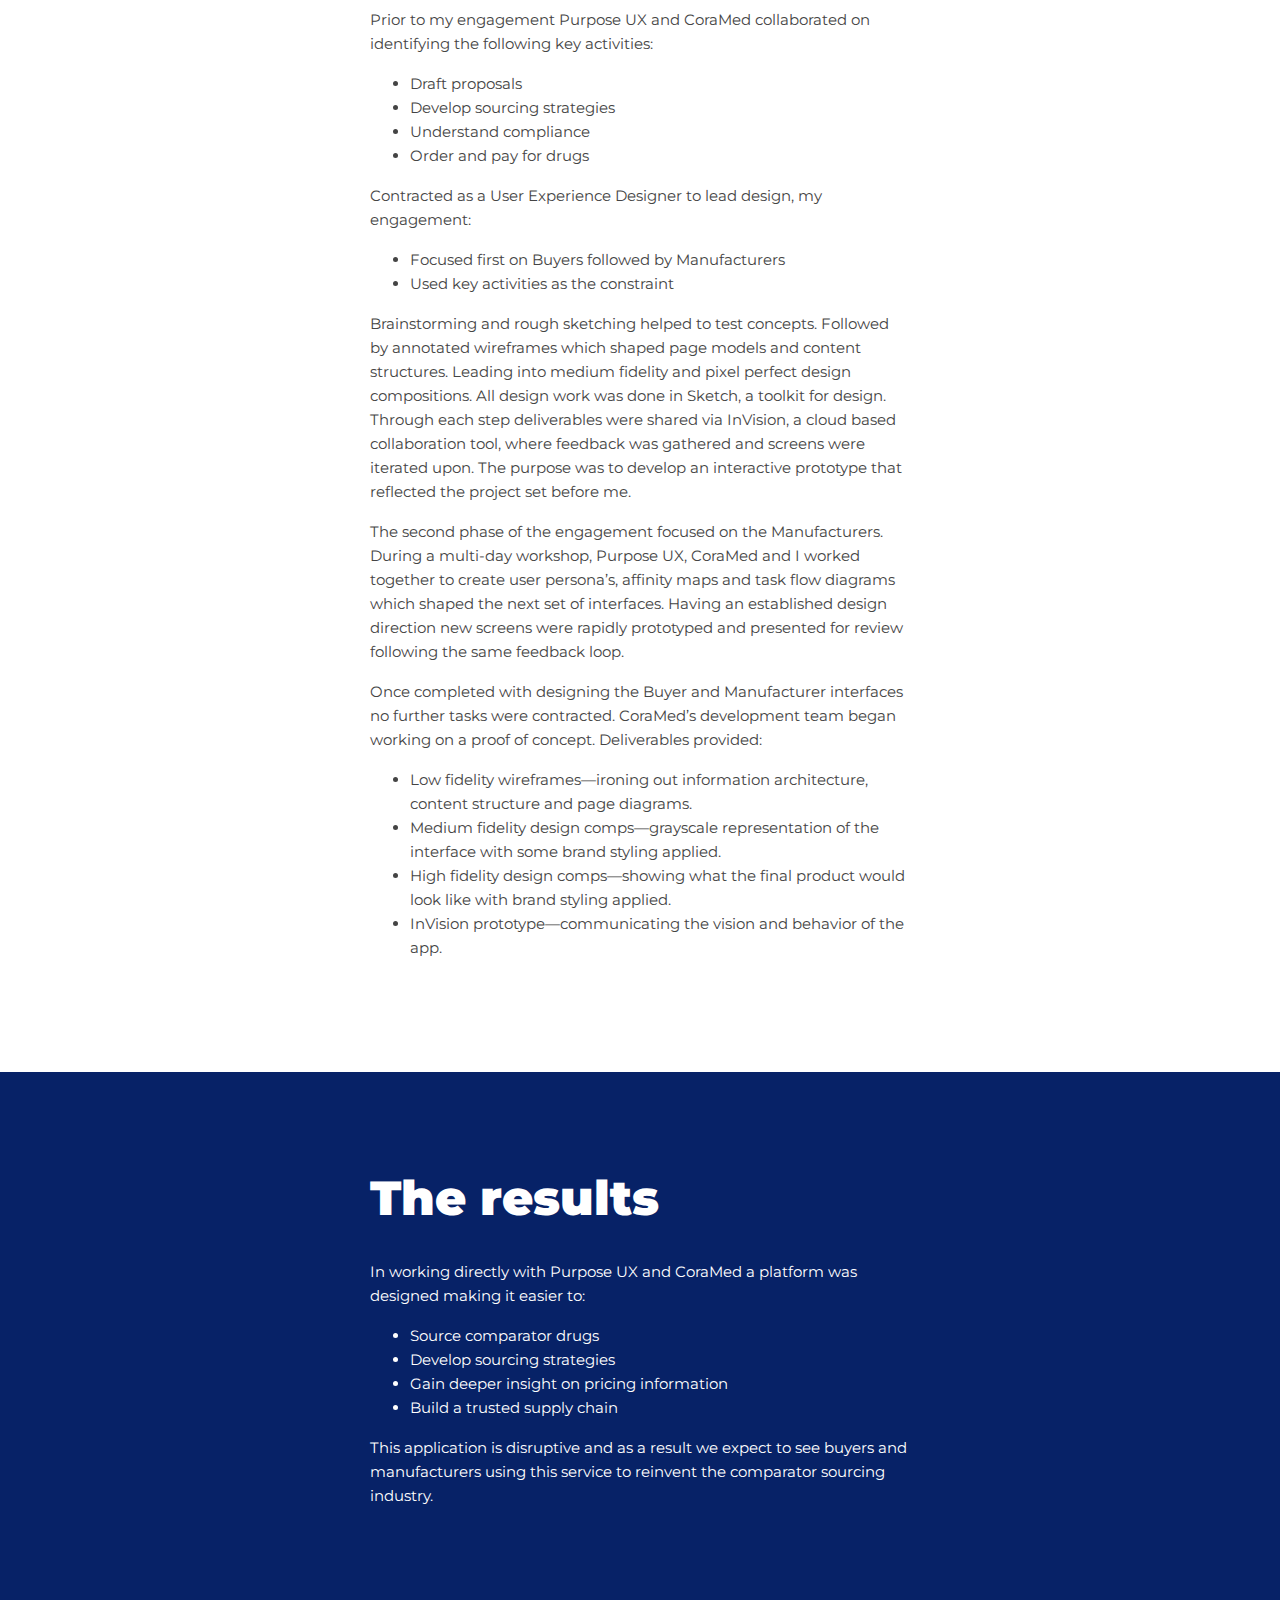
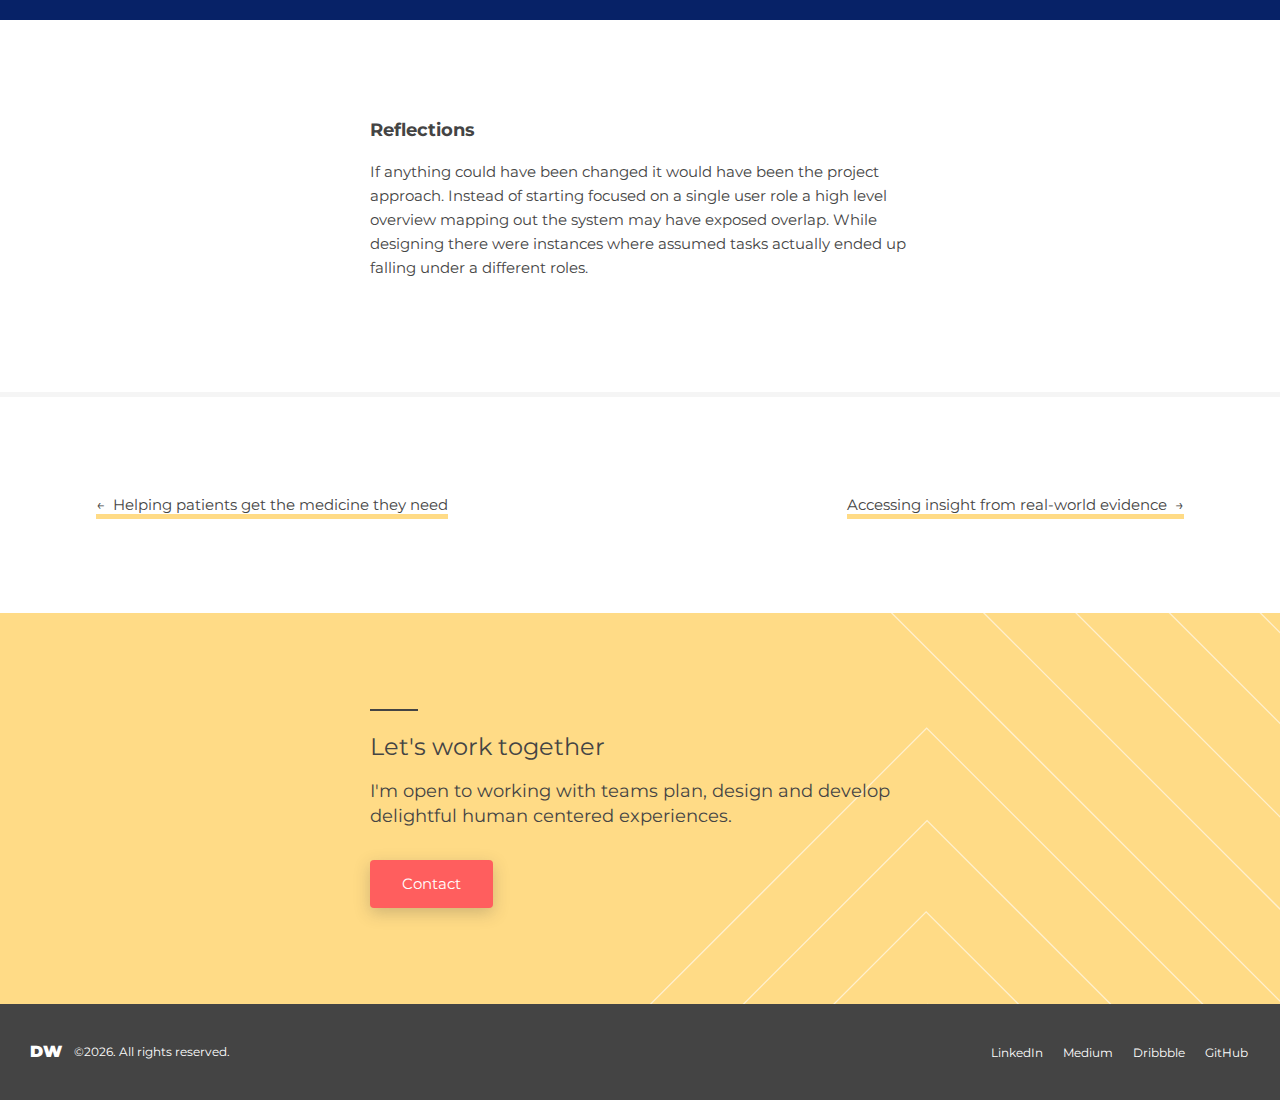
<file: case-studies/coramed.html>
<!doctype html>
<html>
<head>
  <script async src="https://www.googletagmanager.com/gtag/js?id=UA-69832486-1"></script>
  <script>
  window.dataLayer = window.dataLayer || [];
  function gtag(){dataLayer.push(arguments);}
  gtag('js', new Date());

  gtag('config', 'UA-69832486-1');
</script>

<meta charset="utf-8">
<meta http-equiv="x-ua-compatible" content="ie=edge">
<meta name="viewport" content="width=device-width, initial-scale=1">
<title>Reinventing the comparator sourcing industry | Dane Wesolko</title>

<meta property="og:title" content="Reinventing the comparator sourcing industry" />
<meta name="author" content="Dane Wesolko" />
<meta property="og:locale" content="en_US" />
<meta name="description" content="How can we make it easier to develop supply strategies, forecast risk, gain real-time market intelligence and procure comparator drugs for clinical trials?" />
<meta property="og:description" content="How can we make it easier to develop supply strategies, forecast risk, gain real-time market intelligence and procure comparator drugs for clinical trials?" />
<meta property="og:site_name" content="Dane Wesolko" />
<meta property="og:image" content="/assets/img/banner_image__coramed.png" />
<script type="application/ld+json">
{"url":"/case-studies/coramed","author":{"@type":"Person","name":"Dane Wesolko"},"headline":"Reinventing the comparator sourcing industry","description":"How can we make it easier to develop supply strategies, forecast risk, gain real-time market intelligence and procure comparator drugs for clinical trials?","@type":"WebPage","image":"/assets/img/banner_image__coramed.png","@context":"http://schema.org"}</script>
<link rel="shortcut icon" href="../favicon.ico">
<link rel="icon" sizes="48x48 32x32 16x16" href="../favicon.ico">
<link rel="icon" sizes="16x16" type="image/png" href="../assets/img/favicon-16x16.png">
<link rel="icon" sizes="32x32" type="image/png" href="../assets/img/favicon-32x32.png">
<link rel="icon" sizes="64x64" type="image/png" href="../assets/img/favicon-64x64.png">
<link rel="icon" sizes="144x144" type="image/png" href="../assets/img/favicon-144x144.png">
<link rel="apple-touch-icon" sizes="57x57" href="../assets/img/favicon-57x57.png">
<link rel="apple-touch-icon" sizes="76x76" href="../assets/img/favicon-76x76.png">
<link rel="apple-touch-icon" sizes="120x120" href="../assets/img/favicon-120x120.png">
<link rel="apple-touch-icon" sizes="152x152" href="../assets/img/favicon-152x152.png">
<link rel="apple-touch-icon" sizes="167x167" href="../assets/img/favicon-167x167.png">
<link rel="apple-touch-icon" sizes="180x180" href="../assets/img/favicon-180x180.png">
<link rel="mask-icon" color="#ffffff" href="../assets/img/safari-pinned-tab.svg">
<link rel="icon" sizes="192x192" href="../assets/img/favicon-192x192.png">
<link rel="icon" sizes="96x96" href="../assets/img/favicon-96x96.png">
<link rel="icon" sizes="48x48" href="../assets/img/favicon-48x48.png">
<link rel="manifest" href="manifest.webmanifest">
<meta name="msapplication-TileColor" content="#ffffff">
<meta name="msapplication-TileImage" content="../assets/img/favicon-144x144.png">
<meta name="msapplication-config" content="../browserconfig.xml">
<link rel="stylesheet" href="../assets/css/styles.css">
</head>

<body class="coramed">
  <main>
    <header class="c-global-nav">
      <div class="c-global-nav__wrapper">
        <h1 class="c-global-nav__logo">
          <a class="c-global-nav__logolink"href="../index.html">DW</a>
        </h1>
        <a href="#dw-menu" class="c-global-nav__menu" aria-hidden="true">Menu</a>
        <nav class="c-global-nav__nav" id="dw-menu">
          <a href="#" class="c-global-nav__menu" aria-hidden="true">Close</a>
          <ul class="c-global-nav__list">
            <li class="c-global-nav__listitem">
              <a href="../index.html" class="c-global-nav__link">Home</a>
            </li>
            <li class="c-global-nav__listitem">
              <a href="../about.html" class="c-global-nav__link">About</a>
            </li>
            <li class="c-global-nav__listitem">
              <a href="../case-studies.html" class="c-global-nav__link is-selected">Case Studies</a>
            </li>
            <li class="c-global-nav__listitem">
              <a href="../contact.html" class="c-global-nav__link">Contact</a>
            </li>
          </ul>
        </nav>
      </div>
    </header>

    <section class="c-casestudy-banner">
      <div class="c-casestudy-banner__container">
        <div class="c-casestudy-banner__wrapper">
          <div class="c-breadcrumb">
            <a class="c-breadcrumb__link" href="../case-studies.html"><span> &#8592; </span> Case studies</a>
            <span> / </span>
            <span class="c-breadcrumb__current"> CoraMed </span>
          </div>
          <h1 class="c-casestudy-banner__title">Reinventing the comparator sourcing industry</h1>
          <div class="c-casestudy-banner__rule"></div>
          <p class="c-casestudy-banner__desc">How can we make it easier to develop supply strategies, forecast risk, gain real-time market intelligence and procure comparator drugs for clinical trials?</p>
        </div>
        <img class="c-casestudy-banner__graphic" src="../assets/img/banner_image__coramed.png"/>
      </div>
    </section>
    <section class="c-casestudy-intro">
      <div class="c-casestudy-intro__wrapper">
        <h2 class="c-casestudy-intro__desc">Through the design and development of an iPad application we were able to help Pfizer regional managers and sales representatives spend less time filtering data rich spreadsheets and focusing their time towards getting patients their medication.</h2>
        <a class="c-casestudy-intro__link" href="#results">Jump to the results</a>
      </div>
    </section>
    <section class="c-casestudy">
      <article class="c-casestudy-article">
        <h3>The challenge</h3>
        <p>There are significant complexities in planning studies, sourcing comparator drugs, receiving accurate prices and quantity information. In addition, understanding drug specific manufacturer requirements is difficult to determine. All of the precious points considered this is a lengthy and opaque process that contributes to waste, overspending and difficulties in conducting a clinical trial.</p>
        <p>CoraMed saw the opportunity to reinvent this process and develop a solution that would open up the channels between buyers and manufacturers. Allowing for a more efficient and streamlined approach. Purpose UX and I were tasked in helping design a solution.</p>
        <h3>Working through</h3>
        <p>Prior to my engagement Purpose UX and CoraMed collaborated on identifying the following key activities:</p>
        <ul>
          <li>Draft proposals</li>
          <li>Develop sourcing strategies</li>
          <li>Understand compliance</li>
          <li>Order and pay for drugs</li>
        </ul>
        <p>Contracted as a User Experience Designer to lead design, my engagement:</p>
        <ul>
          <li>Focused first on Buyers followed by Manufacturers</li>
          <li>Used key activities as the constraint</li>
        </ul>
        <p>Brainstorming and rough sketching helped to test concepts. Followed by annotated wireframes which shaped page models and content structures. Leading into medium fidelity and pixel perfect design compositions. All design work was done in Sketch, a toolkit for design. Through each step deliverables were shared via InVision, a cloud based collaboration tool, where feedback was gathered and screens were iterated upon. The purpose was to develop an interactive prototype that reflected the project set before me.</p>
        <p>The second phase of the engagement focused on the Manufacturers. During a multi-day workshop, Purpose UX, CoraMed and I worked together to create user persona’s, affinity maps and task flow diagrams which shaped the next set of interfaces. Having an established design direction new screens were rapidly prototyped and presented for review following the same feedback loop.</p>
        <p>Once completed with designing the Buyer and Manufacturer interfaces no further tasks were contracted. CoraMed’s development team began working on a proof of concept. Deliverables provided:</p>
        <ul>
          <li>Low fidelity wireframes—ironing out information architecture, content structure and page diagrams.</li>
          <li>Medium fidelity design comps—grayscale representation of the interface with some brand styling applied.</li>
          <li>High fidelity design comps—showing what the final product would look like with brand styling applied.</li>
          <li>InVision prototype—communicating the vision and behavior of the app.</li>
        </ul>
      </article>
    </section>
    <section class="c-casestudy-results">
      <div class="c-casestudy-results__wrapper">
        <h3 class="c-casestudy-results__title" id="results">The results</h3>
        <p class="c-casestudy-results__text">In working directly with Purpose UX and CoraMed a platform was designed making it easier to:</p>
        <ul class="c-casestudy-results__list">
          <li>Source comparator drugs</li>
          <li>Develop sourcing strategies</li>
          <li>Gain deeper insight on pricing information</li>
          <li>Build a trusted supply chain</li>
        </ul>
        <p class="c-casestudy-results__text">This application is disruptive and as a result we expect to see buyers and manufacturers using this service to reinvent the comparator sourcing industry.</p>
      </div>
    </section>
    <section class="c-casestudy-reflections">
      <div class="c-casestudy-reflections__wrapper">
        <h3 class="c-casestudy-reflections__title">Reflections</h3>
        <p class="c-casestudy-reflections__text">If anything could have been changed it would have been the project approach. Instead of starting focused on a single user role a high level overview mapping out the system may have exposed overlap. While designing there were instances where assumed tasks actually ended up falling under a different roles.</p>
      </div>
    </section>
    <section class="c-casestudy-more">
      <div class="c-casestudy-more__wrapper">
        <ul class="c-casestudy-more__list">
          <li class="c-casestudy-more__link-prev">
            <a href="pfizer.html">Helping patients get the medicine they need</a>
          </li>
          <li class="c-casestudy-more__link-next">
            <a href="iqvia.html">Accessing insight from real-world evidence</a>
          </li>
        </ul>
      </div>
    </section>
    <section class="c-global-cta">
      <div class="c-global-cta__wrapper">
        <div class="c-global-cta__rule"></div>
        <h2 class="c-global-cta__title">Let's work together</h2>
        <p class="c-global-cta__desc">I'm open to working with teams plan, design and develop delightful human centered experiences.</p>
        <a class="c-global-cta__button" href="../contact.html">Contact</a>
      </div>
    </section>
    <footer class="c-global-footer">
      <div class="c-global-footer__wrapper">
        <div class="c-global-footer__copyright">
          <h4 class="c-global-footer__logo">DW</h4>
          <p class="c-global-footer__info">&#169;<script type="text/javascript">document.write(new Date().getFullYear());</script>. All rights reserved.
          </p>
        </div>
        <ul class="c-global-footer__list">
          <li class="c-global-footer__listitem">
            <a class="c-global-footer__listitem-link" href="https://www.linkedin.com/in/danewesolko/" target="_blank">LinkedIn</a>
          </li>
          <li class="c-global-footer__listitem">
            <a class="c-global-footer__listitem-link" href="https://medium.com/@danewesolko" target="_blank">Medium</a>
          </li>
          <li class="c-global-footer__listitem">
            <a class="c-global-footer__listitem-link" href="https://dribbble.com/DaneWesolko" target="_blank">Dribbble</a>
          </li>
          <li class="c-global-footer__listitem">
            <a class="c-global-footer__listitem-link" href="https://github.com/danewesolko7" target="_blank">GitHub</a>
          </li>
        </ul>
      </div>
    </footer>
  </main>
</body>
</html>
</file>
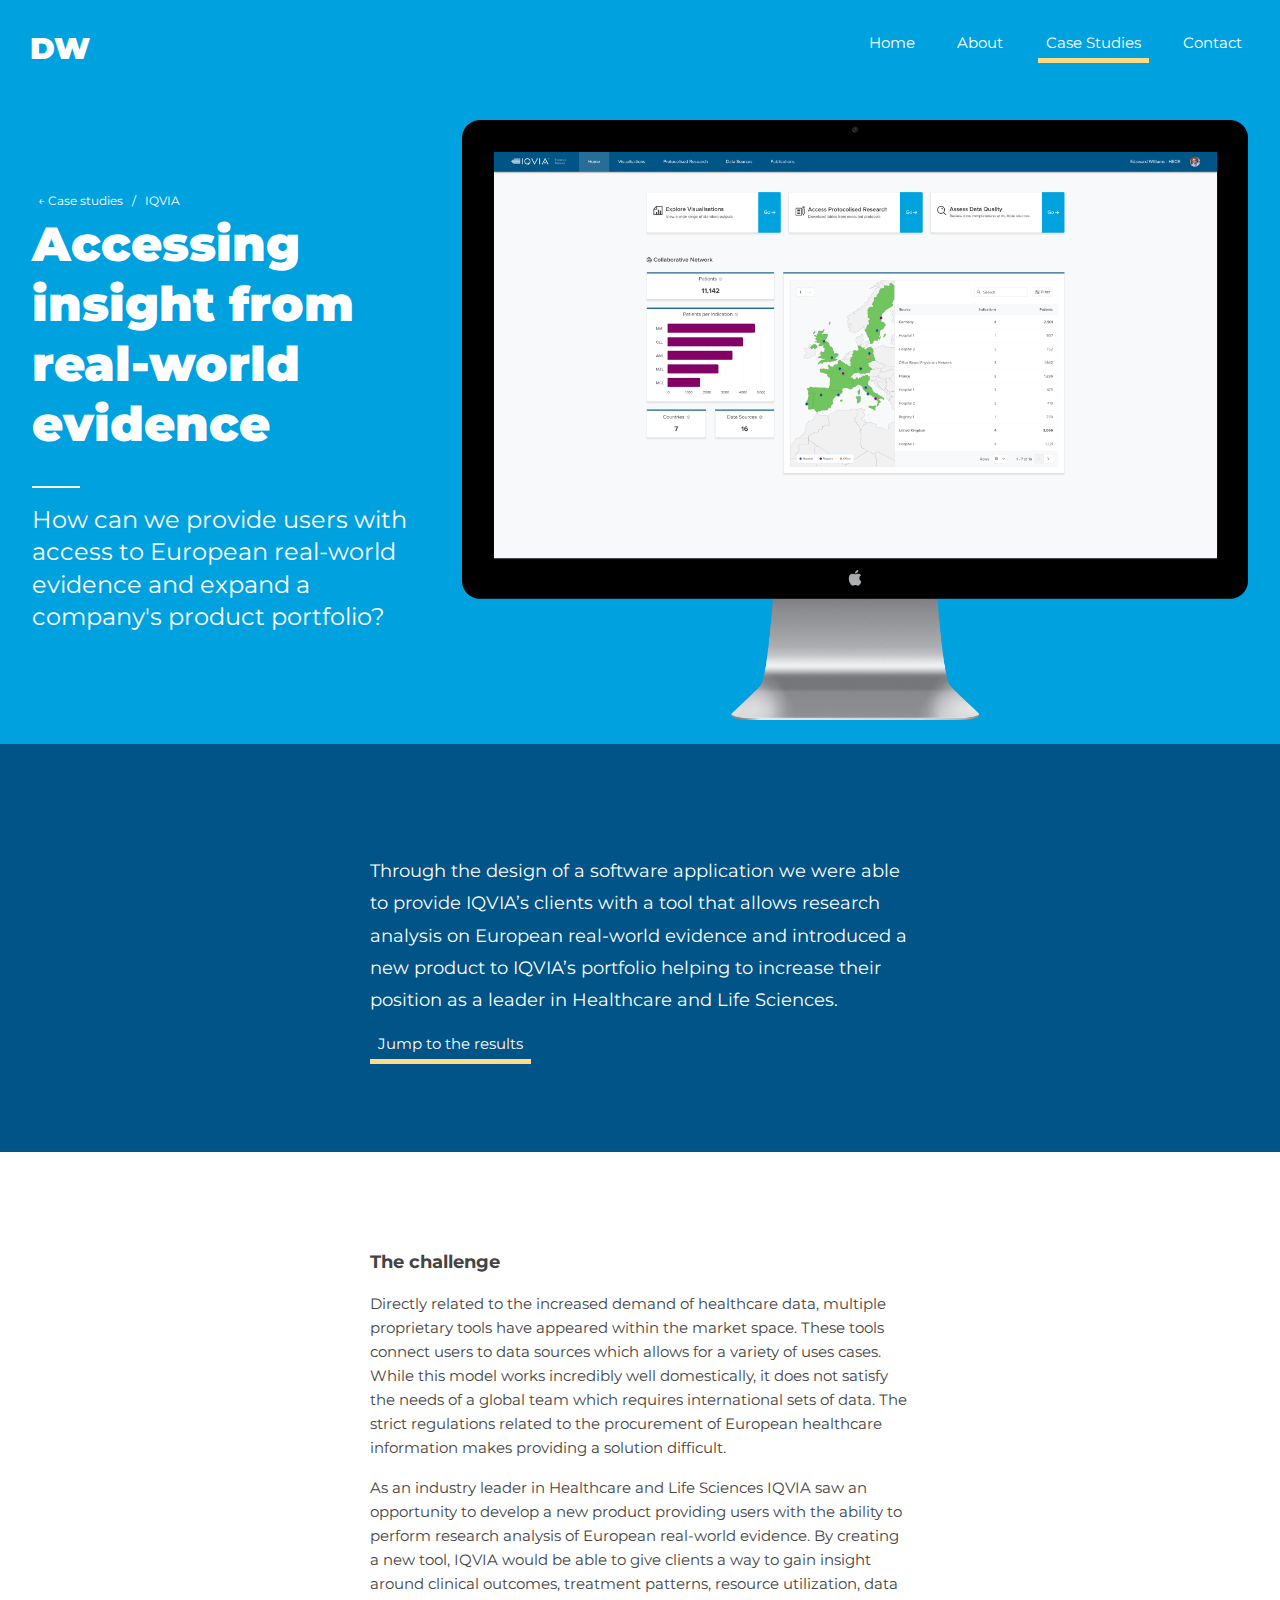
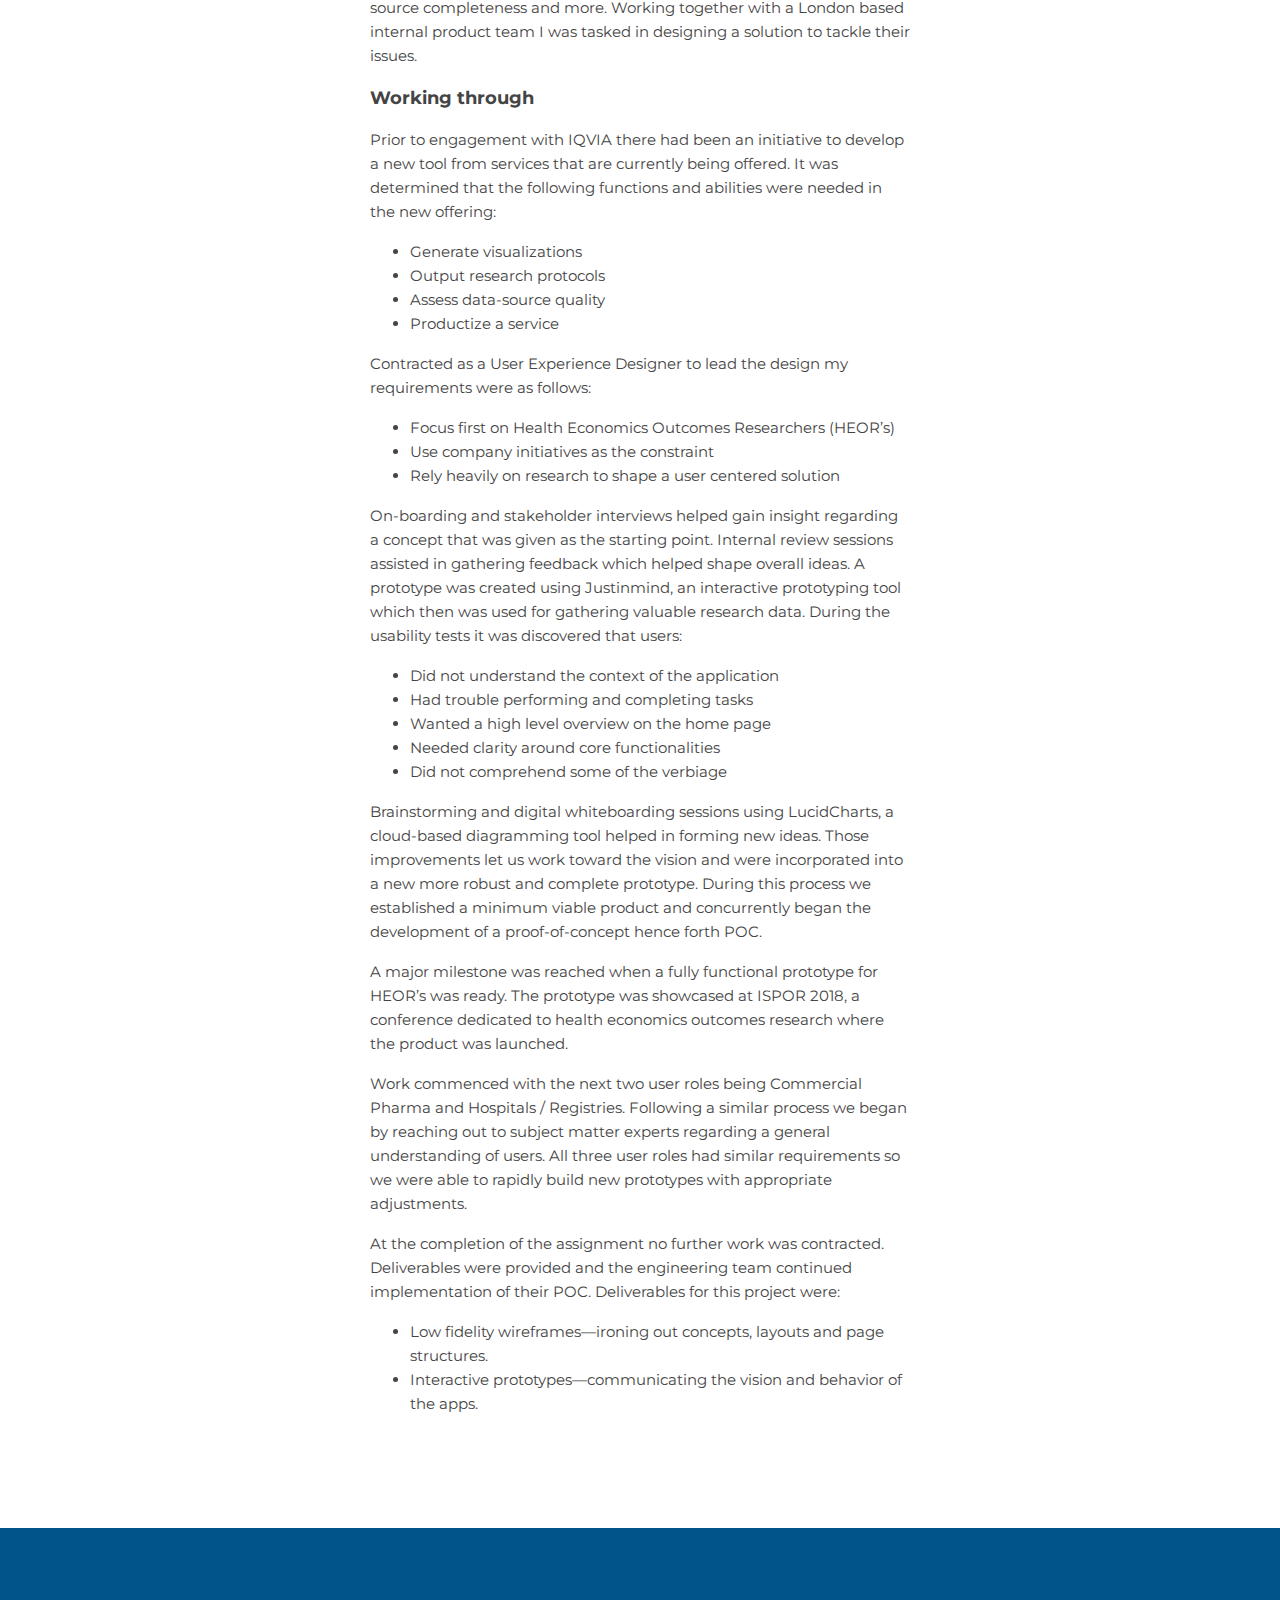
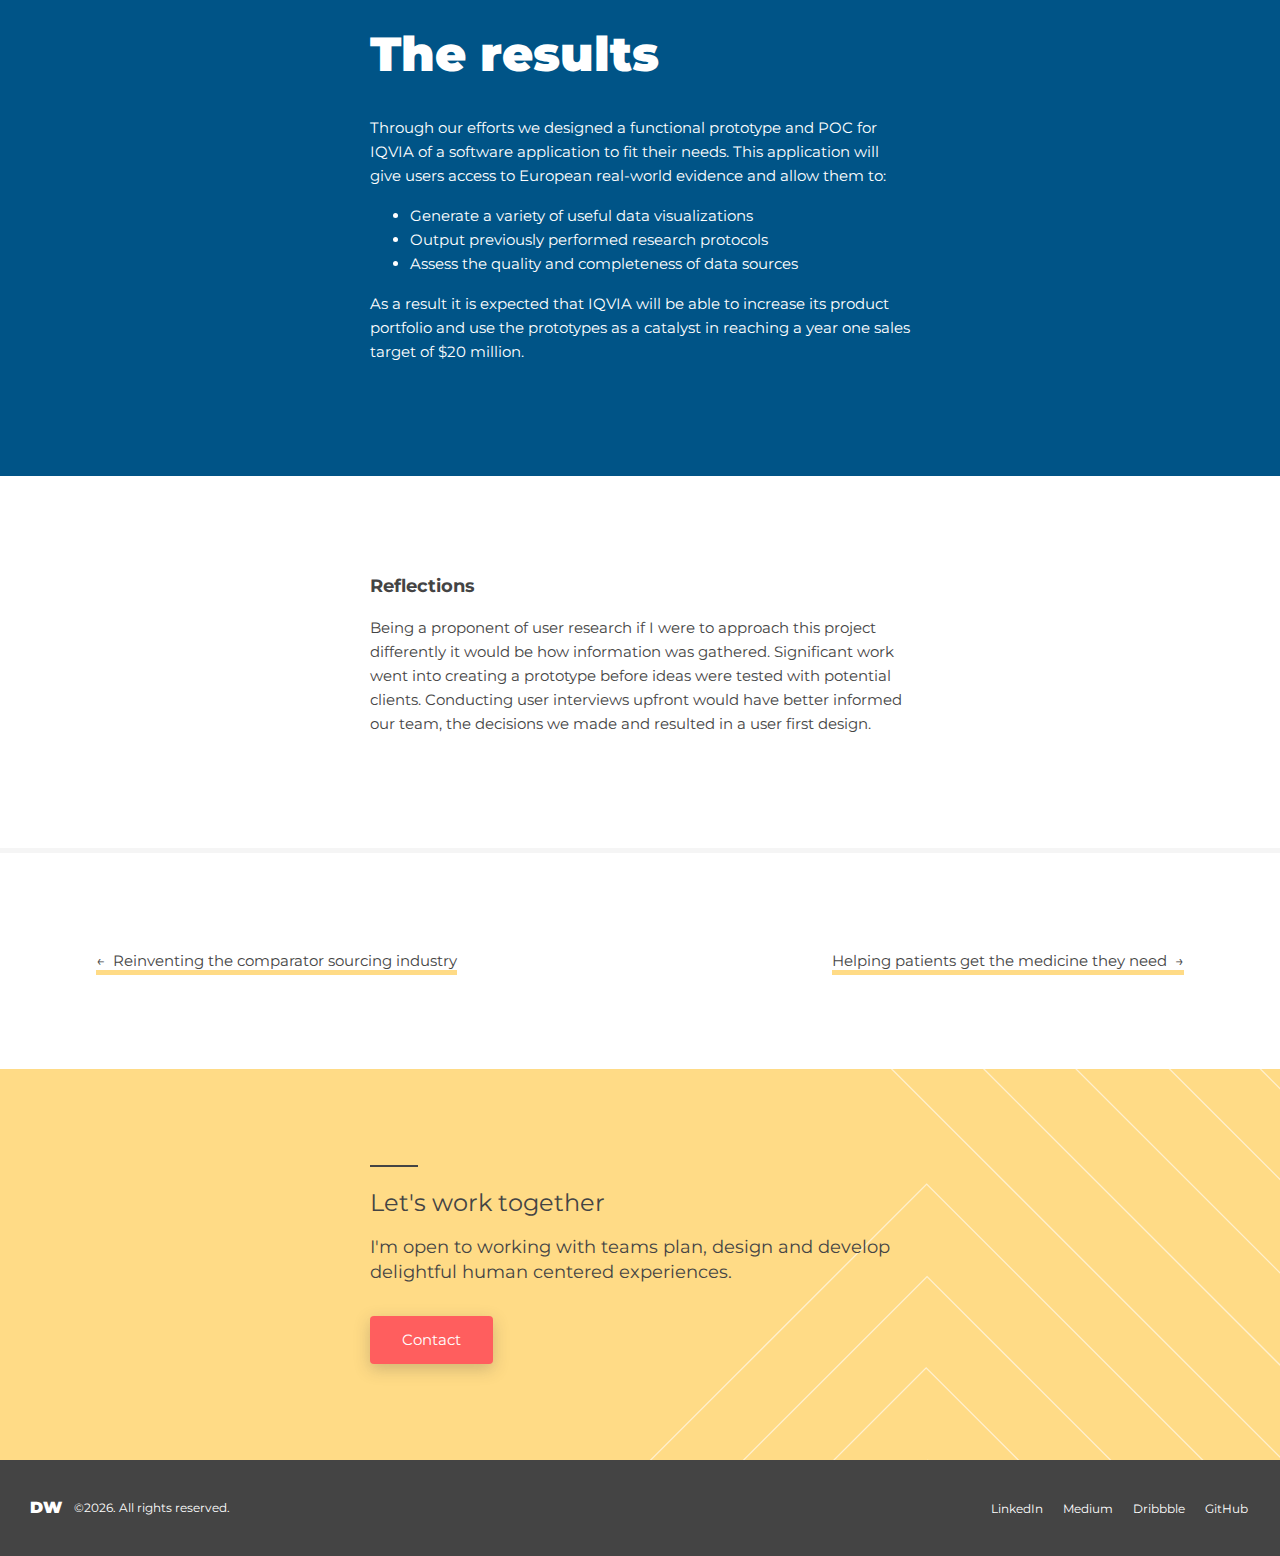
<file: case-studies/iqvia.html>
<!doctype html>
<html>
<head>
  <script async src="https://www.googletagmanager.com/gtag/js?id=UA-69832486-1"></script>
  <script>
  window.dataLayer = window.dataLayer || [];
  function gtag(){dataLayer.push(arguments);}
  gtag('js', new Date());

  gtag('config', 'UA-69832486-1');
</script>

<meta charset="utf-8">
<meta http-equiv="x-ua-compatible" content="ie=edge">
<meta name="viewport" content="width=device-width, initial-scale=1">
<title>Accessing insight from real-world evidence | Dane Wesolko</title>

<meta property="og:title" content="Accessing insight from real-world evidence" />
<meta name="author" content="Dane Wesolko" />
<meta property="og:locale" content="en_US" />
<meta name="description" content="How can we provide users with access to European real-world evidence and expand a company’s product portfolio?" />
<meta property="og:description" content="How can we provide users with access to European real-world evidence and expand a company’s product portfolio?" />
<meta property="og:site_name" content="Dane Wesolko" />
<meta property="og:image" content="/assets/img/banner_image__iqvia.png" />
<script type="application/ld+json">
{"url":"/case-studies/iqvia","author":{"@type":"Person","name":"Dane Wesolko"},"headline":"Accessing insight from real-world evidence","description":"How can we provide users with access to European real-world evidence and expand a company’s product portfolio?","@type":"WebPage","image":"/assets/img/banner_image__iqvia.png","@context":"http://schema.org"}</script>
<link rel="shortcut icon" href="../favicon.ico">
<link rel="icon" sizes="48x48 32x32 16x16" href="../favicon.ico">
<link rel="icon" sizes="16x16" type="image/png" href="../assets/img/favicon-16x16.png">
<link rel="icon" sizes="32x32" type="image/png" href="../assets/img/favicon-32x32.png">
<link rel="icon" sizes="64x64" type="image/png" href="../assets/img/favicon-64x64.png">
<link rel="icon" sizes="144x144" type="image/png" href="../assets/img/favicon-144x144.png">
<link rel="apple-touch-icon" sizes="57x57" href="../assets/img/favicon-57x57.png">
<link rel="apple-touch-icon" sizes="76x76" href="../assets/img/favicon-76x76.png">
<link rel="apple-touch-icon" sizes="120x120" href="../assets/img/favicon-120x120.png">
<link rel="apple-touch-icon" sizes="152x152" href="../assets/img/favicon-152x152.png">
<link rel="apple-touch-icon" sizes="167x167" href="../assets/img/favicon-167x167.png">
<link rel="apple-touch-icon" sizes="180x180" href="../assets/img/favicon-180x180.png">
<link rel="mask-icon" color="#ffffff" href="../assets/img/safari-pinned-tab.svg">
<link rel="icon" sizes="192x192" href="../assets/img/favicon-192x192.png">
<link rel="icon" sizes="96x96" href="../assets/img/favicon-96x96.png">
<link rel="icon" sizes="48x48" href="../assets/img/favicon-48x48.png">
<link rel="manifest" href="manifest.webmanifest">
<meta name="msapplication-TileColor" content="#ffffff">
<meta name="msapplication-TileImage" content="../assets/img/favicon-144x144.png">
<meta name="msapplication-config" content="../browserconfig.xml">
<link rel="stylesheet" href="../assets/css/styles.css">
</head>

<body class="iqvia">
  <main>
    <header class="c-global-nav">
      <div class="c-global-nav__wrapper">
        <h1 class="c-global-nav__logo">
          <a class="c-global-nav__logolink"href="../index.html">DW</a>
        </h1>
        <a href="#dw-menu" class="c-global-nav__menu" aria-hidden="true">Menu</a>
        <nav class="c-global-nav__nav" id="dw-menu">
          <a href="#" class="c-global-nav__menu" aria-hidden="true">Close</a>
          <ul class="c-global-nav__list">
            <li class="c-global-nav__listitem">
              <a href="../index.html" class="c-global-nav__link">Home</a>
            </li>
            <li class="c-global-nav__listitem">
              <a href="../about.html" class="c-global-nav__link">About</a>
            </li>
            <li class="c-global-nav__listitem">
              <a href="../case-studies.html" class="c-global-nav__link is-selected">Case Studies</a>
            </li>
            <li class="c-global-nav__listitem">
              <a href="../contact.html" class="c-global-nav__link">Contact</a>
            </li>
          </ul>
        </nav>
      </div>
    </header>

    <section class="c-casestudy-banner">
      <div class="c-casestudy-banner__container">
        <div class="c-casestudy-banner__wrapper">
          <div class="c-breadcrumb">
            <a class="c-breadcrumb__link" href="../case-studies.html"><span> &#8592; </span> Case studies</a>
            <span> / </span>
            <span class="c-breadcrumb__current"> IQVIA </span>
          </div>
          <h1 class="c-casestudy-banner__title">Accessing insight from real-world evidence</h1>
          <div class="c-casestudy-banner__rule"></div>
          <p class="c-casestudy-banner__desc">How can we provide users with access to European real-world evidence and expand a company's product portfolio?</p>
        </div>
        <img class="c-casestudy-banner__graphic" src="../assets/img/banner_image__iqvia.png"/>
      </div>
    </section>
    <section class="c-casestudy-intro">
      <div class="c-casestudy-intro__wrapper">
        <h2 class="c-casestudy-intro__desc">Through the design of a software application we were able to provide IQVIA’s clients with a tool that allows research analysis on European real-world evidence and introduced a new product to IQVIA’s portfolio helping to increase their position as a leader in Healthcare and Life Sciences.</h2>
        <a class="c-casestudy-intro__link" href="#results">Jump to the results</a>
      </div>
    </section>
    <section class="c-casestudy">
      <article class="c-casestudy-article">
        <h3>The challenge</h3>
        <p>Directly related to the increased demand of healthcare data, multiple proprietary tools have appeared within the market space. These tools connect users to data sources which allows for a variety of uses cases. While this model works incredibly well domestically, it does not satisfy the needs of a global team which requires international sets of data. The strict regulations related to the procurement of European healthcare information makes providing a solution difficult.</p>
        <p>As an industry leader in Healthcare and Life Sciences IQVIA saw an opportunity to develop a new product providing users with the ability to perform research analysis of European real-world evidence. By creating a new tool, IQVIA would be able to give clients a way to gain insight around clinical outcomes, treatment patterns, resource utilization, data source completeness and more. Working together with a London based internal product team I was tasked in designing a solution to tackle their issues.</p>
        <h3>Working through</h3>
        <p>Prior to engagement with IQVIA there had been an initiative to develop a new tool from services that are currently being offered. It was determined that the following functions and abilities were needed in the new offering:</p>
        <ul>
          <li>Generate visualizations</li>
          <li>Output research protocols</li>
          <li>Assess data-source quality</li>
          <li>Productize a service</li>
        </ul>
        <p>Contracted as a User Experience Designer to lead the design my requirements were as follows:</p>
        <ul>
          <li>Focus first on Health Economics Outcomes Researchers (HEOR’s)</li>
          <li>Use company initiatives as the constraint</li>
          <li>Rely heavily on research to shape a user centered solution</li>
        </ul>
        <p>On-boarding and stakeholder interviews helped gain insight regarding a concept that was given as the starting point. Internal review sessions assisted in gathering feedback which helped shape overall ideas. A prototype was created using Justinmind, an interactive prototyping tool which then was used for gathering valuable research data. During the usability tests it was discovered that users:</p>
        <ul>
          <li>Did not understand the context of the application</li>
          <li>Had trouble performing and completing tasks</li>
          <li>Wanted a high level overview on the home page</li>
          <li>Needed clarity around core functionalities</li>
          <li>Did not comprehend some of the verbiage</li>
        </ul>
        <p>Brainstorming and digital whiteboarding sessions using LucidCharts, a cloud-based diagramming tool helped in forming new ideas. Those improvements let us work toward the vision and were incorporated into a new more robust and complete prototype. During this process we established a minimum viable product and concurrently began the development of a proof-of-concept hence forth POC.</p>
        <p>A major milestone was reached when a fully functional prototype for HEOR’s was ready. The prototype was showcased at ISPOR 2018, a conference dedicated to health economics outcomes research where the product was launched.</p>
        <p>Work commenced with the next two user roles being Commercial Pharma and Hospitals / Registries. Following a similar process we began by reaching out to subject matter experts regarding a general understanding of users. All three user roles had similar requirements so we were able to rapidly build new prototypes with appropriate adjustments.</p>
        <p>At the completion of the assignment no further work was contracted. Deliverables were provided and the engineering team continued implementation of their POC. Deliverables for this project were:</p>
        <ul>
          <li>Low fidelity wireframes—ironing out concepts, layouts and page structures.</li>
          <li>Interactive prototypes—communicating the vision and behavior of the apps.</li>
        </ul>
      </article>
    </section>
    <section class="c-casestudy-results">
      <div class="c-casestudy-results__wrapper">
        <h3 class="c-casestudy-results__title" id="results">The results</h3>
        <p>Through our efforts we designed a functional prototype and POC for IQVIA of a software application to fit their needs. This application will give users access to European real-world evidence and allow them to:</p>
        <ul>
          <li>Generate a variety of useful data visualizations</li>
          <li>Output previously performed research protocols</li>
          <li>Assess the quality and completeness of data sources</li>
        </ul>
        <p>As a result it is expected that IQVIA will be able to increase its product portfolio and use the prototypes as a catalyst in reaching a year one sales target of $20 million.</p>
      </div>
    </section>
    <section class="c-casestudy-reflections">
      <div class="c-casestudy-reflections__wrapper">
        <h3 class="c-casestudy-reflections__title">Reflections</h3>
        <p class="c-casestudy-reflections__text">Being a proponent of user research if I were to approach this project differently it would be how information was gathered. Significant work went into creating a prototype before ideas were tested with potential clients. Conducting user interviews upfront would have better informed our team, the decisions we made and resulted in a user first design.</p>
      </div>
    </section>
    <section class="c-casestudy-more">
      <div class="c-casestudy-more__wrapper">
        <ul class="c-casestudy-more__list">
          <li class="c-casestudy-more__link-prev">
            <a href="coramed.html">Reinventing the comparator sourcing industry</a>
          </li>
          <li class="c-casestudy-more__link-next">
            <a href="pfizer.html">Helping patients get the medicine they need</a>
          </li>
        </ul>
      </div>
    </section>
    <section class="c-global-cta">
      <div class="c-global-cta__wrapper">
        <div class="c-global-cta__rule"></div>
        <h2 class="c-global-cta__title">Let's work together</h2>
        <p class="c-global-cta__desc">I'm open to working with teams plan, design and develop delightful human centered experiences.</p>
        <a class="c-global-cta__button" href="../contact.html">Contact</a>
      </div>
    </section>
    <footer class="c-global-footer">
      <div class="c-global-footer__wrapper">
        <div class="c-global-footer__copyright">
          <h4 class="c-global-footer__logo">DW</h4>
          <p class="c-global-footer__info">&#169;<script type="text/javascript">document.write(new Date().getFullYear());</script>. All rights reserved.
          </p>
        </div>
        <ul class="c-global-footer__list">
          <li class="c-global-footer__listitem">
            <a class="c-global-footer__listitem-link" href="https://www.linkedin.com/in/danewesolko/" target="_blank">LinkedIn</a>
          </li>
          <li class="c-global-footer__listitem">
            <a class="c-global-footer__listitem-link" href="https://medium.com/@danewesolko" target="_blank">Medium</a>
          </li>
          <li class="c-global-footer__listitem">
            <a class="c-global-footer__listitem-link" href="https://dribbble.com/DaneWesolko" target="_blank">Dribbble</a>
          </li>
          <li class="c-global-footer__listitem">
            <a class="c-global-footer__listitem-link" href="https://github.com/danewesolko7" target="_blank">GitHub</a>
          </li>
        </ul>
      </div>
    </footer>
  </main>
</body>
</html>
</file>
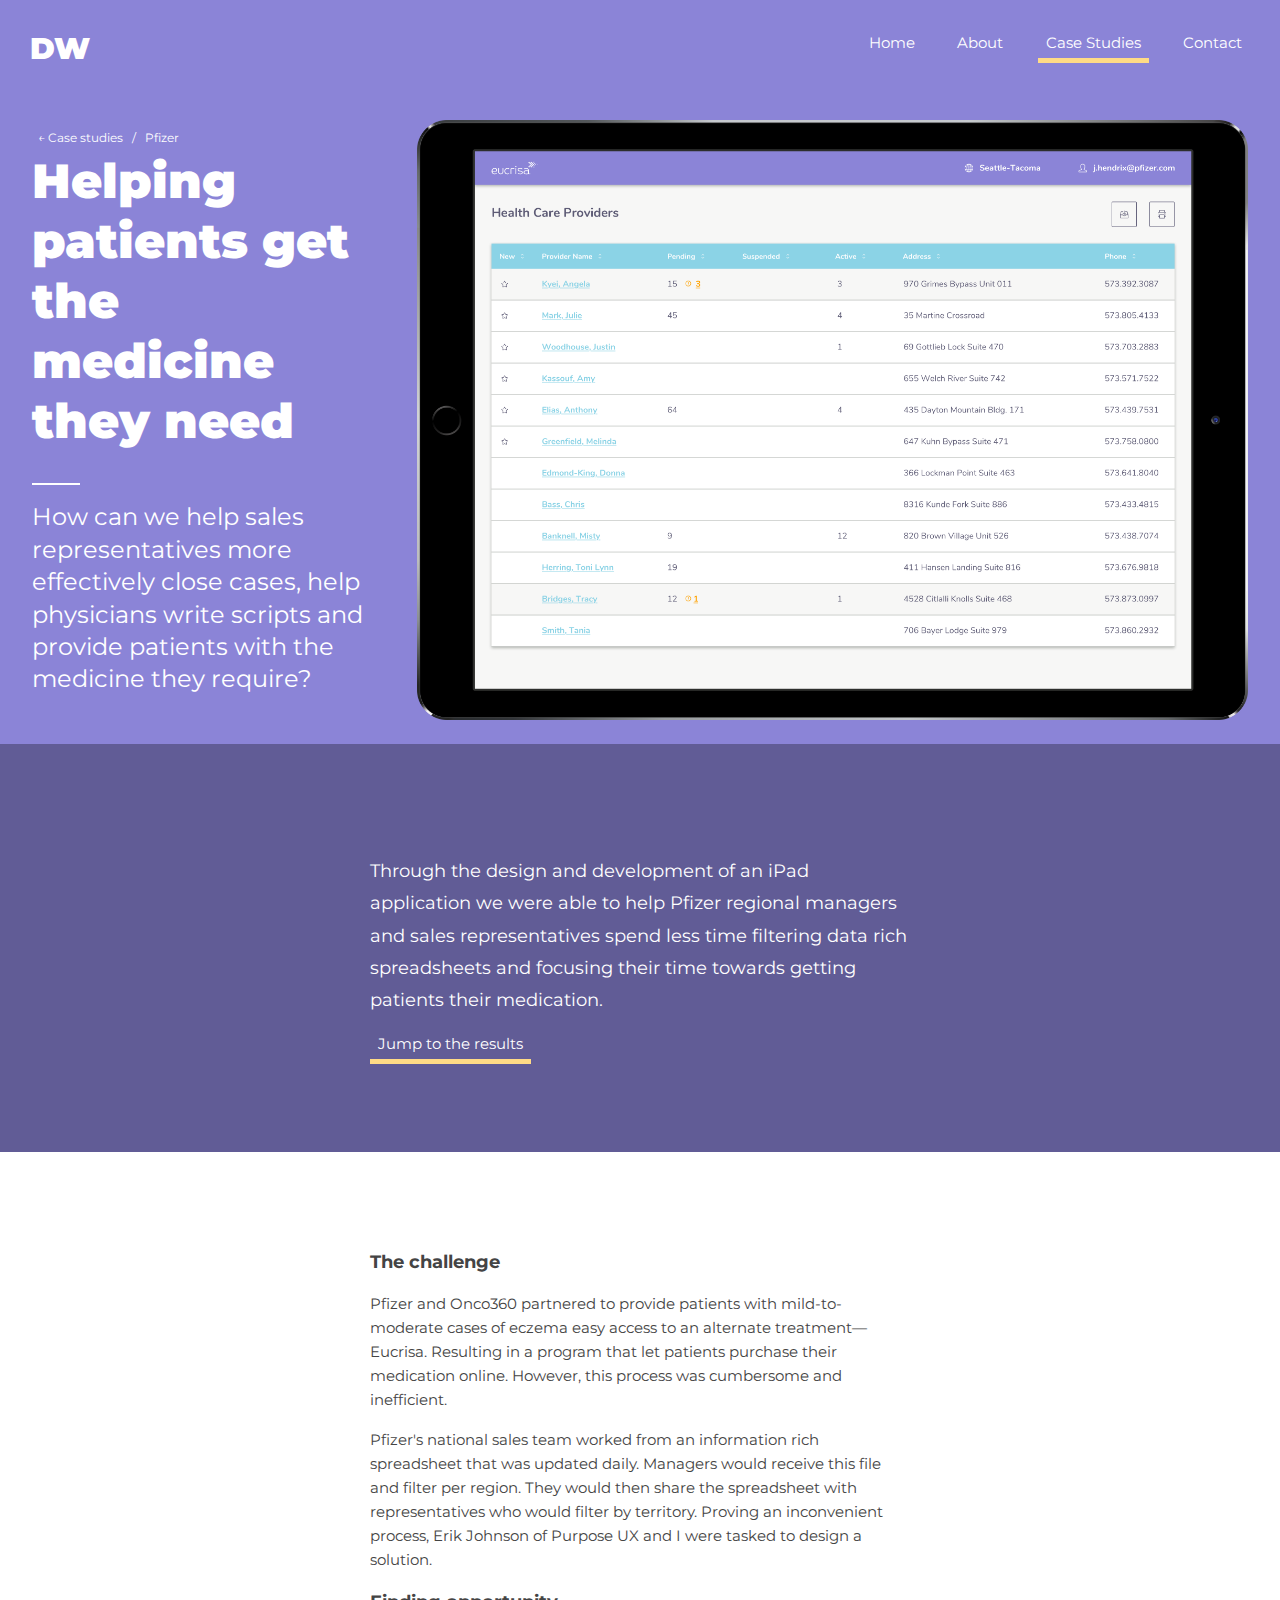
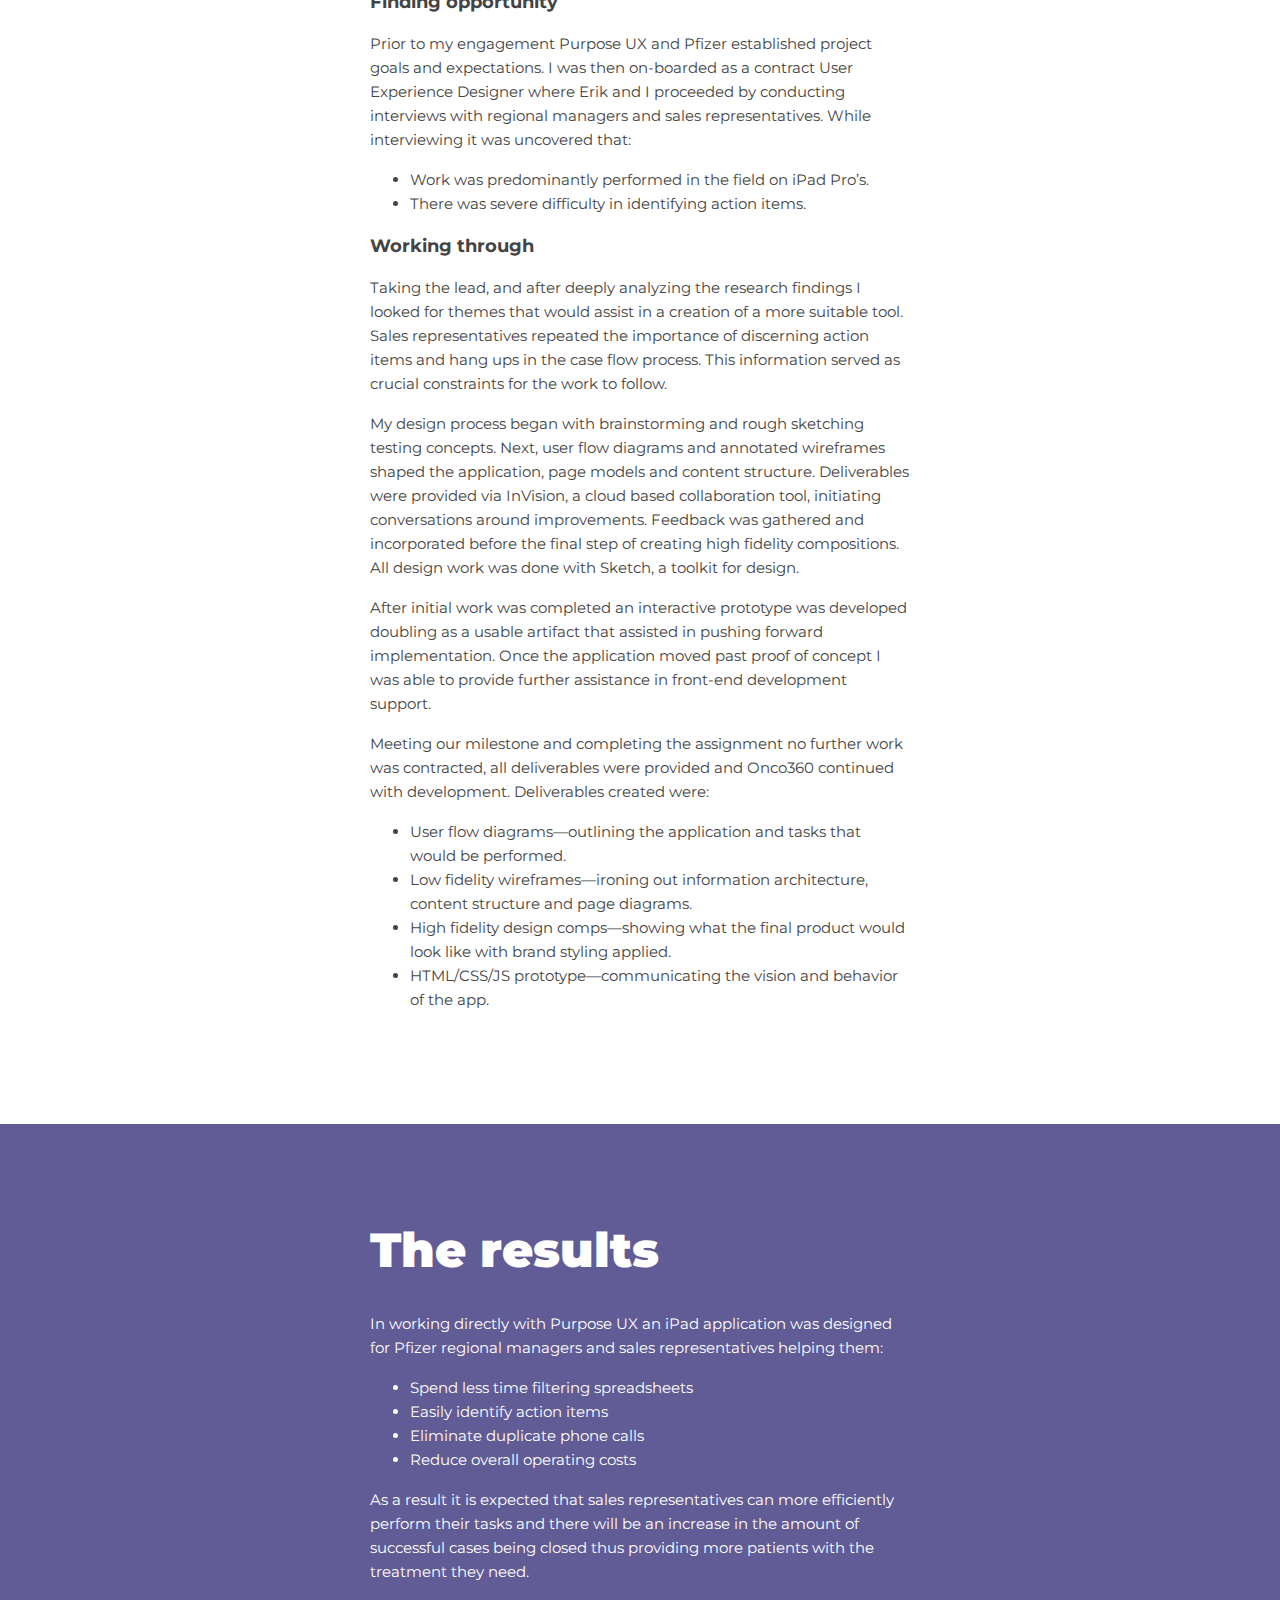
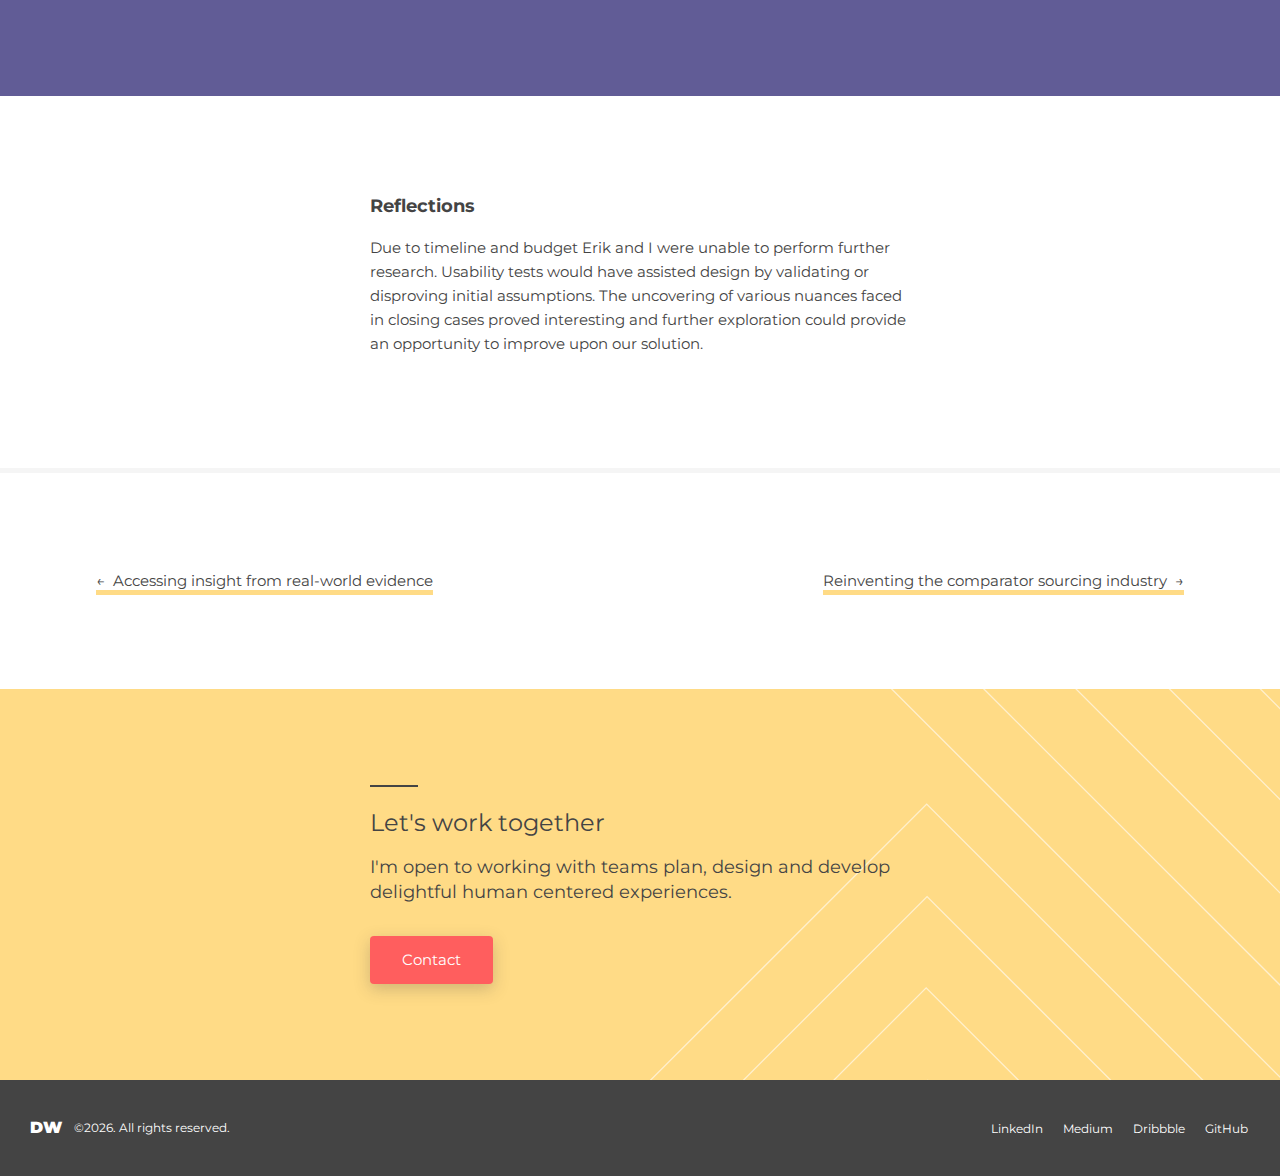
<file: case-studies/pfizer.html>
<!doctype html>
<html>
<head>
  <script async src="https://www.googletagmanager.com/gtag/js?id=UA-69832486-1"></script>
  <script>
  window.dataLayer = window.dataLayer || [];
  function gtag(){dataLayer.push(arguments);}
  gtag('js', new Date());

  gtag('config', 'UA-69832486-1');
</script>

<meta charset="utf-8">
<meta http-equiv="x-ua-compatible" content="ie=edge">
<meta name="viewport" content="width=device-width, initial-scale=1">
<title>Helping patients get the medicine they need | Dane Wesolko</title>

<meta property="og:title" content="Helping patients get the medicine they need" />
<meta name="author" content="Dane Wesolko" />
<meta property="og:locale" content="en_US" />
<meta name="description" content="How can we help sales representatives more effectively close cases, help physicians write scripts and provide patients with the medicine they require?" />
<meta property="og:description" content="How can we help sales representatives more effectively close cases, help physicians write scripts and provide patients with the medicine they require?" />
<meta property="og:site_name" content="Dane Wesolko" />
<meta property="og:image" content="/assets/img/banner_image__pfizer.png" />
<script type="application/ld+json">
{"url":"/case-studies/pfizer","author":{"@type":"Person","name":"Dane Wesolko"},"headline":"Helping patients get the medicine they need","description":"How can we help sales representatives more effectively close cases, help physicians write scripts and provide patients with the medicine they require?","@type":"WebPage","image":"/assets/img/banner_image__pfizer.png","@context":"http://schema.org"}</script>
<link rel="shortcut icon" href="../favicon.ico">
<link rel="icon" sizes="48x48 32x32 16x16" href="../favicon.ico">
<link rel="icon" sizes="16x16" type="image/png" href="../assets/img/favicon-16x16.png">
<link rel="icon" sizes="32x32" type="image/png" href="../assets/img/favicon-32x32.png">
<link rel="icon" sizes="64x64" type="image/png" href="../assets/img/favicon-64x64.png">
<link rel="icon" sizes="144x144" type="image/png" href="../assets/img/favicon-144x144.png">
<link rel="apple-touch-icon" sizes="57x57" href="../assets/img/favicon-57x57.png">
<link rel="apple-touch-icon" sizes="76x76" href="../assets/img/favicon-76x76.png">
<link rel="apple-touch-icon" sizes="120x120" href="../assets/img/favicon-120x120.png">
<link rel="apple-touch-icon" sizes="152x152" href="../assets/img/favicon-152x152.png">
<link rel="apple-touch-icon" sizes="167x167" href="../assets/img/favicon-167x167.png">
<link rel="apple-touch-icon" sizes="180x180" href="../assets/img/favicon-180x180.png">
<link rel="mask-icon" color="#ffffff" href="../assets/img/safari-pinned-tab.svg">
<link rel="icon" sizes="192x192" href="../assets/img/favicon-192x192.png">
<link rel="icon" sizes="96x96" href="../assets/img/favicon-96x96.png">
<link rel="icon" sizes="48x48" href="../assets/img/favicon-48x48.png">
<link rel="manifest" href="manifest.webmanifest">
<meta name="msapplication-TileColor" content="#ffffff">
<meta name="msapplication-TileImage" content="../assets/img/favicon-144x144.png">
<meta name="msapplication-config" content="../browserconfig.xml">
<link rel="stylesheet" href="../assets/css/styles.css">
</head>

<body class="pfizer">
  <main>
    <header class="c-global-nav">
      <div class="c-global-nav__wrapper">
        <h1 class="c-global-nav__logo">
          <a class="c-global-nav__logolink"href="../index.html">DW</a>
        </h1>
        <a href="#dw-menu" class="c-global-nav__menu" aria-hidden="true">Menu</a>
        <nav class="c-global-nav__nav" id="dw-menu">
          <a href="#" class="c-global-nav__menu" aria-hidden="true">Close</a>
          <ul class="c-global-nav__list">
            <li class="c-global-nav__listitem">
              <a href="../index.html" class="c-global-nav__link">Home</a>
            </li>
            <li class="c-global-nav__listitem">
              <a href="../about.html" class="c-global-nav__link">About</a>
            </li>
            <li class="c-global-nav__listitem">
              <a href="../case-studies.html" class="c-global-nav__link is-selected">Case Studies</a>
            </li>
            <li class="c-global-nav__listitem">
              <a href="../contact.html" class="c-global-nav__link">Contact</a>
            </li>
          </ul>
        </nav>
      </div>
    </header>

    <section class="c-casestudy-banner">
      <div class="c-casestudy-banner__container">
        <div class="c-casestudy-banner__wrapper">
          <div class="c-breadcrumb">
            <a class="c-breadcrumb__link" href="../case-studies.html"><span> &#8592; </span> Case studies</a>
            <span> / </span>
            <span class="c-breadcrumb__current"> Pfizer </span>
          </div>
          <h1 class="c-casestudy-banner__title">Helping patients get the medicine they need</h1>
          <div class="c-casestudy-banner__rule"></div>
          <p class="c-casestudy-banner__desc">How can we help sales representatives more effectively close cases, help physicians write scripts and provide patients with the medicine they require?</p>
        </div>
        <img class="c-casestudy-banner__graphic" src="../assets/img/banner_image__pfizer.png"/>
      </div>
    </section>
    <section class="c-casestudy-intro">
      <div class="c-casestudy-intro__wrapper">
        <h2 class="c-casestudy-intro__desc">Through the design and development of an iPad application we were able to help Pfizer regional managers and sales representatives spend less time filtering data rich spreadsheets and focusing their time towards getting patients their medication.</h2>
        <a class="c-casestudy-intro__link" href="#results">Jump to the results</a>
      </div>
    </section>
    <section class="c-casestudy">
      <article class="c-casestudy-article">
        <h3>The challenge</h3>
        <p>Pfizer and Onco360 partnered to provide patients with mild-to-moderate cases of eczema easy access to an alternate treatment—Eucrisa. Resulting in a program that let patients purchase their medication online. However, this process was cumbersome and inefficient.</p>
        <p>Pfizer's national sales team worked from an information rich spreadsheet that was updated daily. Managers would receive this file and filter per region. They would then share the spreadsheet with representatives who would filter by territory. Proving an inconvenient process, Erik Johnson of Purpose UX and I were tasked to design a solution.</p>
        <h3>Finding opportunity</h3>
        <p>Prior to my engagement Purpose UX and Pfizer established project goals and expectations. I was then on-boarded as a contract User Experience Designer where Erik and I proceeded by conducting interviews with regional managers and sales representatives. While interviewing it was uncovered that:</p>
        <ul>
          <li>Work was predominantly performed in the field on iPad Pro’s.</li>
          <li>There was severe difficulty in identifying action items.</li>
        </ul>
        <h3>Working through</h3>
        <p>Taking the lead, and after deeply analyzing the research findings I looked for themes that would assist in a creation of a more suitable tool. Sales representatives repeated the importance of discerning action items and hang ups in the case flow process. This information served as crucial constraints for the work to follow.</p>
        <p>My design process began with brainstorming and rough sketching testing concepts. Next, user flow diagrams and annotated wireframes shaped the application, page models and content structure. Deliverables were provided via InVision, a cloud based collaboration tool, initiating conversations around improvements. Feedback was gathered and incorporated before the final step of creating high fidelity compositions. All design work was done with Sketch, a toolkit for design.</p>
        <p>After initial work was completed an interactive prototype was developed doubling as a usable artifact that assisted in pushing forward implementation. Once the application moved past proof of concept I was able to provide further assistance in front-end development support.</p>
        <p>Meeting our milestone and completing the assignment no further work was contracted, all deliverables were provided and Onco360 continued with development. Deliverables created were:</p>
        <ul>
          <li>User flow diagrams—outlining the application and tasks that would be performed.</li>
          <li>Low fidelity wireframes—ironing out information architecture, content structure and page diagrams.</li>
          <li>High fidelity design comps—showing what the final product would look like with brand styling applied.</li>
          <li>HTML/CSS/JS prototype—communicating the vision and behavior of the app.</li>
        </ul>
      </article>
    </section>
    <section class="c-casestudy-results">
      <div class="c-casestudy-results__wrapper">
        <h3 class="c-casestudy-results__title" id="results">The results</h3>
        <p class="c-casestudy-results__text">In working directly with Purpose UX an iPad application was designed for Pfizer regional managers and sales representatives helping them:</p>
        <ul class="c-casestudy-results__list">
          <li>Spend less time filtering spreadsheets</li>
          <li>Easily identify action items</li>
          <li>Eliminate duplicate phone calls</li>
          <li>Reduce overall operating costs</li>
        </ul>
        <p class="c-casestudy-results__text">As a result it is expected that sales representatives can more efficiently perform their tasks and there will be an increase in the amount of successful cases being closed thus providing more patients with the treatment they need.</p>
      </div>
    </section>
    <section class="c-casestudy-reflections">
      <div class="c-casestudy-reflections__wrapper">
        <h3 class="c-casestudy-reflections__title">Reflections</h3>
        <p class="c-casestudy-reflections__text">Due to timeline and budget Erik and I were unable to perform further research. Usability tests would have assisted design by validating or disproving initial assumptions. The uncovering of various nuances faced in closing cases proved interesting and further exploration could provide an opportunity to improve upon our solution.</p>
      </div>
    </section>
    <section class="c-casestudy-more">
      <div class="c-casestudy-more__wrapper">
        <ul class="c-casestudy-more__list">
          <li class="c-casestudy-more__link-prev">
            <a href="iqvia.html">Accessing insight from real-world evidence</a>
          </li>
          <li class="c-casestudy-more__link-next">
            <a href="coramed.html">Reinventing the comparator sourcing industry</a>
          </li>
        </ul>
      </div>
    </section>
    <section class="c-global-cta">
      <div class="c-global-cta__wrapper">
        <div class="c-global-cta__rule"></div>
        <h2 class="c-global-cta__title">Let's work together</h2>
        <p class="c-global-cta__desc">I'm open to working with teams plan, design and develop delightful human centered experiences.</p>
        <a class="c-global-cta__button" href="../contact.html">Contact</a>
      </div>
    </section>
    <footer class="c-global-footer">
      <div class="c-global-footer__wrapper">
        <div class="c-global-footer__copyright">
          <h4 class="c-global-footer__logo">DW</h4>
          <p class="c-global-footer__info">&#169;<script type="text/javascript">document.write(new Date().getFullYear());</script>. All rights reserved.
          </p>
        </div>
        <ul class="c-global-footer__list">
          <li class="c-global-footer__listitem">
            <a class="c-global-footer__listitem-link" href="https://www.linkedin.com/in/danewesolko/" target="_blank">LinkedIn</a>
          </li>
          <li class="c-global-footer__listitem">
            <a class="c-global-footer__listitem-link" href="https://medium.com/@danewesolko" target="_blank">Medium</a>
          </li>
          <li class="c-global-footer__listitem">
            <a class="c-global-footer__listitem-link" href="https://dribbble.com/DaneWesolko" target="_blank">Dribbble</a>
          </li>
          <li class="c-global-footer__listitem">
            <a class="c-global-footer__listitem-link" href="https://github.com/danewesolko7" target="_blank">GitHub</a>
          </li>
        </ul>
      </div>
    </footer>
  </main>
</body>
</html>
</file>
<file: assets/css/styles.css>
/*! normalize.css v8.0.1 | MIT License | github.com/necolas/normalize.css */
/* Document
   ========================================================================== */
/**
 * 1. Correct the line height in all browsers.
 * 2. Prevent adjustments of font size after orientation changes in iOS.
 */
@import url("https://fonts.googleapis.com/css?family=Montserrat:400,400i,700,700i,900,900i");
html {
  line-height: 1.15;
  /* 1 */
  -webkit-text-size-adjust: 100%;
  /* 2 */ }

/* Sections
   ========================================================================== */
/**
 * Remove the margin in all browsers.
 */
body {
  margin: 0; }

/**
 * Render the `main` element consistently in IE.
 */
main {
  display: block; }

/**
 * Correct the font size and margin on `h1` elements within `section` and
 * `article` contexts in Chrome, Firefox, and Safari.
 */
h1 {
  font-size: 2em;
  margin: 0.67em 0; }

/* Grouping content
   ========================================================================== */
/**
 * 1. Add the correct box sizing in Firefox.
 * 2. Show the overflow in Edge and IE.
 */
hr {
  box-sizing: content-box;
  /* 1 */
  height: 0;
  /* 1 */
  overflow: visible;
  /* 2 */ }

/**
 * 1. Correct the inheritance and scaling of font size in all browsers.
 * 2. Correct the odd `em` font sizing in all browsers.
 */
pre {
  font-family: monospace, monospace;
  /* 1 */
  font-size: 1em;
  /* 2 */ }

/* Text-level semantics
   ========================================================================== */
/**
 * Remove the gray background on active links in IE 10.
 */
a {
  background-color: transparent; }

/**
 * 1. Remove the bottom border in Chrome 57-
 * 2. Add the correct text decoration in Chrome, Edge, IE, Opera, and Safari.
 */
abbr[title] {
  border-bottom: none;
  /* 1 */
  text-decoration: underline;
  /* 2 */
  text-decoration: underline dotted;
  /* 2 */ }

/**
 * Add the correct font weight in Chrome, Edge, and Safari.
 */
b,
strong {
  font-weight: bolder; }

/**
 * 1. Correct the inheritance and scaling of font size in all browsers.
 * 2. Correct the odd `em` font sizing in all browsers.
 */
code,
kbd,
samp {
  font-family: monospace, monospace;
  /* 1 */
  font-size: 1em;
  /* 2 */ }

/**
 * Add the correct font size in all browsers.
 */
small {
  font-size: 80%; }

/**
 * Prevent `sub` and `sup` elements from affecting the line height in
 * all browsers.
 */
sub,
sup {
  font-size: 75%;
  line-height: 0;
  position: relative;
  vertical-align: baseline; }

sub {
  bottom: -0.25em; }

sup {
  top: -0.5em; }

/* Embedded content
   ========================================================================== */
/**
 * Remove the border on images inside links in IE 10.
 */
img {
  border-style: none; }

/* Forms
   ========================================================================== */
/**
 * 1. Change the font styles in all browsers.
 * 2. Remove the margin in Firefox and Safari.
 */
button,
input,
optgroup,
select,
textarea {
  font-family: inherit;
  /* 1 */
  font-size: 100%;
  /* 1 */
  line-height: 1.15;
  /* 1 */
  margin: 0;
  /* 2 */ }

/**
 * Show the overflow in IE.
 * 1. Show the overflow in Edge.
 */
button,
input {
  /* 1 */
  overflow: visible; }

/**
 * Remove the inheritance of text transform in Edge, Firefox, and IE.
 * 1. Remove the inheritance of text transform in Firefox.
 */
button,
select {
  /* 1 */
  text-transform: none; }

/**
 * Correct the inability to style clickable types in iOS and Safari.
 */
button,
[type="button"],
[type="reset"],
[type="submit"] {
  -webkit-appearance: button; }

/**
 * Remove the inner border and padding in Firefox.
 */
button::-moz-focus-inner,
[type="button"]::-moz-focus-inner,
[type="reset"]::-moz-focus-inner,
[type="submit"]::-moz-focus-inner {
  border-style: none;
  padding: 0; }

/**
 * Restore the focus styles unset by the previous rule.
 */
button:-moz-focusring,
[type="button"]:-moz-focusring,
[type="reset"]:-moz-focusring,
[type="submit"]:-moz-focusring {
  outline: 1px dotted ButtonText; }

/**
 * Correct the padding in Firefox.
 */
fieldset {
  padding: 0.35em 0.75em 0.625em; }

/**
 * 1. Correct the text wrapping in Edge and IE.
 * 2. Correct the color inheritance from `fieldset` elements in IE.
 * 3. Remove the padding so developers are not caught out when they zero out
 *    `fieldset` elements in all browsers.
 */
legend {
  box-sizing: border-box;
  /* 1 */
  color: inherit;
  /* 2 */
  display: table;
  /* 1 */
  max-width: 100%;
  /* 1 */
  padding: 0;
  /* 3 */
  white-space: normal;
  /* 1 */ }

/**
 * Add the correct vertical alignment in Chrome, Firefox, and Opera.
 */
progress {
  vertical-align: baseline; }

/**
 * Remove the default vertical scrollbar in IE 10+.
 */
textarea {
  overflow: auto; }

/**
 * 1. Add the correct box sizing in IE 10.
 * 2. Remove the padding in IE 10.
 */
[type="checkbox"],
[type="radio"] {
  box-sizing: border-box;
  /* 1 */
  padding: 0;
  /* 2 */ }

/**
 * Correct the cursor style of increment and decrement buttons in Chrome.
 */
[type="number"]::-webkit-inner-spin-button,
[type="number"]::-webkit-outer-spin-button {
  height: auto; }

/**
 * 1. Correct the odd appearance in Chrome and Safari.
 * 2. Correct the outline style in Safari.
 */
[type="search"] {
  -webkit-appearance: textfield;
  /* 1 */
  outline-offset: -2px;
  /* 2 */ }

/**
 * Remove the inner padding in Chrome and Safari on macOS.
 */
[type="search"]::-webkit-search-decoration {
  -webkit-appearance: none; }

/**
 * 1. Correct the inability to style clickable types in iOS and Safari.
 * 2. Change font properties to `inherit` in Safari.
 */
::-webkit-file-upload-button {
  -webkit-appearance: button;
  /* 1 */
  font: inherit;
  /* 2 */ }

/* Interactive
   ========================================================================== */
/*
 * Add the correct display in Edge, IE 10+, and Firefox.
 */
details {
  display: block; }

/*
 * Add the correct display in all browsers.
 */
summary {
  display: list-item; }

/* Misc
   ========================================================================== */
/**
 * Add the correct display in IE 10+.
 */
template {
  display: none; }

/**
 * Add the correct display in IE 10.
 */
[hidden] {
  display: none; }

html,
body {
  height: 100%;
  position: relative; }

html {
  box-sizing: border-box;
  font-size: 62.5%;
  overflow-x: hidden; }
  html *,
  html *:before,
  html *:after {
    box-sizing: inherit; }

body {
  margin: 0 auto;
  font-size: 1.5rem;
  line-height: 1.6;
  font-family: "Montserrat", sans-serif;
  color: #444444; }

main {
  min-height: 100%;
  display: flex;
  flex-direction: column; }

h3,
p,
ul {
  margin: 0;
  margin-bottom: 1.6rem; }

a {
  color: #444444;
  text-decoration: none;
  padding: 0.6rem 0.8rem;
  border-bottom: thick solid #FFDB86;
  cursor: pointer; }
  a:focus, a:hover, a:active {
    color: #FF5E5E;
    border-bottom: thick solid #FF5E5E; }
  a:focus {
    outline: 2px solid orange;
    outline-offset: 2px; }

button,
.c-button,
input[type=submit],
.c-global-cta .c-global-cta__wrapper .c-global-cta__button {
  cursor: pointer;
  width: auto;
  height: 4.8rem;
  background-color: #FF5E5E;
  border: none;
  border-radius: 0.4rem;
  color: white;
  display: inline-block;
  text-align: center;
  padding: 1.2rem 3.2rem;
  transition: all .2s ease-in-out;
  box-shadow: 0 5px 16px rgba(68, 68, 68, 0.25); }
  button:hover,
  .c-button:hover,
  input[type=submit]:hover,
  .c-global-cta .c-global-cta__wrapper .c-global-cta__button:hover {
    background-color: #CC4B4B;
    transform: scale(1.0375); }

label,
input,
textarea {
  width: 100%;
  font-family: inherit; }

input,
textarea {
  margin-top: 0.4rem;
  margin-bottom: 2.4rem;
  border: thin #D9D9D9 solid;
  padding: 1.2rem; }
  input:focus, input:active,
  textarea:focus,
  textarea:active {
    outline: 2px solid orange;
    outline-offset: 2px; }

label {
  font-size: 1.4rem; }

input {
  height: 4.8rem; }

textarea {
  height: 19.2rem; }

input[type=submit] {
  margin: 0; }

::placeholder {
  color: #D9D9D9; }

.large-container, .c-banner-hero .c-banner-hero__wrapper, .c-casestudy-banner .c-casestudy-banner__container, .c-casestudy-more .c-casestudy-more__wrapper,
.container,
.c-casestudy-list,
.c-banner-page .c-banner-page__wrapper,
.c-banner-intro .c-banner-intro__wrapper,
.body-container,
.c-page-content .c-page-content__wrapper,
.c-casestudy-intro .c-casestudy-intro__wrapper,
.c-casestudy-results .c-casestudy-results__wrapper,
.c-casestudy-reflections .c-casestudy-reflections__wrapper {
  margin: 0 auto; }

.large-container, .c-banner-hero .c-banner-hero__wrapper, .c-casestudy-banner .c-casestudy-banner__container, .c-casestudy-more .c-casestudy-more__wrapper {
  max-width: 1600px; }

.container, .c-casestudy-list, .c-banner-page .c-banner-page__wrapper, .c-banner-intro .c-banner-intro__wrapper {
  max-width: 1200px; }

.body-container, .c-page-content .c-page-content__wrapper, .c-casestudy-intro .c-casestudy-intro__wrapper, .c-casestudy-results .c-casestudy-results__wrapper, .c-casestudy-reflections .c-casestudy-reflections__wrapper {
  max-width: 540px; }

.c-global-nav {
  line-height: 1.3;
  position: relative;
  width: 100%; }
  .c-global-nav .c-global-nav__wrapper {
    height: 96px;
    padding: 2em;
    background-color: #007FFF;
    display: flex;
    justify-content: space-between;
    align-items: center;
    position: relative; }
    .c-global-nav .c-global-nav__wrapper .c-global-nav__logo {
      font-weight: 900;
      margin: 0;
      padding: .75em 0; }
      .c-global-nav .c-global-nav__wrapper .c-global-nav__logo .c-global-nav__logolink,
      .c-global-nav .c-global-nav__wrapper .c-global-nav__logo .c-global-nav__logolink:hover {
        padding: 0;
        color: #ffffff;
        border-bottom: none; }
    .c-global-nav .c-global-nav__wrapper .c-global-nav__menu {
      color: #ffffff;
      border: 2px solid #FFDB86;
      display: inline-block;
      text-align: center;
      text-transform: uppercase;
      padding: .75em;
      width: 96px; }
      @media (min-width: 1024px) {
        .c-global-nav .c-global-nav__wrapper .c-global-nav__menu {
          display: none; } }
    .c-global-nav .c-global-nav__wrapper .c-global-nav__nav {
      padding: 2em;
      background-color: #444444;
      text-align: right;
      position: fixed;
      overflow-y: scroll;
      z-index: 999999;
      top: -5px;
      left: 0;
      width: 100%;
      height: 100%;
      visibility: hidden;
      opacity: 0;
      transition: opacity 0.5s, visibility 0s; }
      .c-global-nav .c-global-nav__wrapper .c-global-nav__nav:target {
        visibility: visible;
        opacity: 1;
        transition: opacity 0.5s, visibility 0, 0.2s; }
      @media (min-width: 1024px) {
        .c-global-nav .c-global-nav__wrapper .c-global-nav__nav {
          background-color: transparent;
          text-align: left;
          position: relative;
          visibility: visible;
          opacity: 1;
          width: auto;
          overflow-y: visible;
          padding: 0; } }
      .c-global-nav .c-global-nav__wrapper .c-global-nav__nav .c-global-nav__list {
        margin: 0;
        padding: 1em;
        font-size: 1.25em; }
        @media (min-width: 1024px) {
          .c-global-nav .c-global-nav__wrapper .c-global-nav__nav .c-global-nav__list {
            padding: .5em .75em;
            padding-right: 0;
            font-size: 1em; } }
        .c-global-nav .c-global-nav__wrapper .c-global-nav__nav .c-global-nav__list .c-global-nav__listitem {
          display: block;
          padding: 2em .75em;
          text-align: center; }
          @media (min-width: 1024px) {
            .c-global-nav .c-global-nav__wrapper .c-global-nav__nav .c-global-nav__list .c-global-nav__listitem {
              display: inline;
              padding: 1em .75em; }
              .c-global-nav .c-global-nav__wrapper .c-global-nav__nav .c-global-nav__list .c-global-nav__listitem:last-child {
                padding-right: 0; } }
          .c-global-nav .c-global-nav__wrapper .c-global-nav__nav .c-global-nav__list .c-global-nav__listitem .c-global-nav__link {
            color: #ffffff;
            border-bottom: none; }
            .c-global-nav .c-global-nav__wrapper .c-global-nav__nav .c-global-nav__list .c-global-nav__listitem .c-global-nav__link:hover {
              color: #FF5E5E;
              border-bottom: thick solid #FF5E5E; }
          .c-global-nav .c-global-nav__wrapper .c-global-nav__nav .c-global-nav__list .c-global-nav__listitem .is-selected {
            border-bottom: thick solid #FFDB86; }
            .c-global-nav .c-global-nav__wrapper .c-global-nav__nav .c-global-nav__list .c-global-nav__listitem .is-selected:hover {
              border-bottom: thick solid #FF5E5E; }

.c-global-cta {
  width: 100%;
  background-color: #FFDB86;
  background-image: url("../img/banner_background__cta.svg");
  background-repeat: no-repeat;
  background-size: auto 100%;
  background-position: right bottom; }
  .c-global-cta .c-global-cta__wrapper {
    max-width: 540px;
    margin: 0 auto; }
    .c-global-cta .c-global-cta__wrapper .c-global-cta__rule {
      width: 4.8rem;
      height: 2px;
      background-color: #444444;
      margin-bottom: 1.6rem; }
    .c-global-cta .c-global-cta__wrapper .c-global-cta__title,
    .c-global-cta .c-global-cta__wrapper .c-global-cta__desc {
      line-height: 1.35; }
    .c-global-cta .c-global-cta__wrapper .c-global-cta__title {
      font-weight: 400;
      font-size: 2.4rem;
      margin-bottom: 1.6rem; }
    .c-global-cta .c-global-cta__wrapper .c-global-cta__desc {
      font-size: 1.8rem;
      margin-bottom: 3.2rem; }

.c-global-footer {
  width: 100%;
  line-height: 1;
  margin-top: auto; }
  .c-global-footer .c-global-footer__wrapper {
    height: 9.6rem;
    padding: 2.4rem;
    display: flex;
    flex-wrap: wrap;
    align-items: center;
    background-color: #444444;
    color: #ffffff; }
    @media (min-width: 1024px) {
      .c-global-footer .c-global-footer__wrapper {
        flex-wrap: nowrap;
        justify-content: space-between; } }
    .c-global-footer .c-global-footer__wrapper .c-global-footer__logo,
    .c-global-footer .c-global-footer__wrapper .c-global-footer__info,
    .c-global-footer .c-global-footer__wrapper .c-global-footer__list {
      margin: 0; }
    .c-global-footer .c-global-footer__wrapper .c-global-footer__copyright {
      width: 100%;
      padding: 0.4rem 0.6rem;
      display: inline-flex;
      justify-content: center;
      align-items: center; }
      @media (min-width: 1024px) {
        .c-global-footer .c-global-footer__wrapper .c-global-footer__copyright {
          width: 50%;
          justify-content: flex-start; } }
      .c-global-footer .c-global-footer__wrapper .c-global-footer__copyright .c-global-footer__logo {
        font-size: 1.6rem;
        font-weight: 900; }
      .c-global-footer .c-global-footer__wrapper .c-global-footer__copyright .c-global-footer__info {
        font-size: 1.2rem;
        font-weight: 400;
        margin-left: 1.2rem; }
    .c-global-footer .c-global-footer__wrapper .c-global-footer__list {
      width: 100%;
      text-align: center;
      list-style-type: none;
      padding-left: 0; }
      @media (min-width: 1024px) {
        .c-global-footer .c-global-footer__wrapper .c-global-footer__list {
          width: 50%;
          text-align: right; } }
      .c-global-footer .c-global-footer__wrapper .c-global-footer__list .c-global-footer__listitem {
        display: inline; }
        .c-global-footer .c-global-footer__wrapper .c-global-footer__list .c-global-footer__listitem .c-global-footer__listitem-link {
          color: #ffffff;
          font-size: 1.2rem;
          font-weight: 400;
          border-bottom: none; }
          .c-global-footer .c-global-footer__wrapper .c-global-footer__list .c-global-footer__listitem .c-global-footer__listitem-link:hover {
            color: #FF5E5E; }

.c-casestudy-list {
  width: 100%; }
  .c-casestudy-list .c-casestudy-list__title {
    font-weight: 400;
    font-size: 1.8rem;
    line-height: 1.35;
    margin: 0;
    margin-bottom: 2.4rem; }
  .c-casestudy-list .c-casestudy-list__list {
    margin: 0;
    padding: 0;
    list-style-type: none;
    display: flex;
    flex-wrap: wrap;
    justify-content: space-between;
    align-items: stretch; }
    @media (min-width: 1024px) {
      .c-casestudy-list .c-casestudy-list__list {
        flex-wrap: nowrap; } }
    .c-casestudy-list .c-casestudy-list__list .c-casestudy-list__listitem {
      border-radius: .4rem;
      width: 100%;
      display: flex;
      flex-direction: column;
      transition: all .2s ease-in-out;
      margin-bottom: 3.6rem;
      box-shadow: 0 5px 16px rgba(68, 68, 68, 0.25); }
      .c-casestudy-list .c-casestudy-list__list .c-casestudy-list__listitem:hover {
        transform: scale(1.0375);
        cursor: pointer; }
      @media (min-width: 1024px) {
        .c-casestudy-list .c-casestudy-list__list .c-casestudy-list__listitem {
          width: calc(95% / 3);
          margin-bottom: 0; } }
      .c-casestudy-list .c-casestudy-list__list .c-casestudy-list__listitem .c-casestudy-list__listitem-graphic {
        width: 100%; }
      .c-casestudy-list .c-casestudy-list__list .c-casestudy-list__listitem .c-casestudy-list__listitem-wrapper {
        padding: 3.6rem 2.4rem; }
        .c-casestudy-list .c-casestudy-list__list .c-casestudy-list__listitem .c-casestudy-list__listitem-wrapper .c-casestudy-list__listitem-title {
          font-weight: 700;
          font-size: 1.8rem;
          line-height: 1.35;
          margin: 0;
          margin-bottom: 2.4rem; }
        .c-casestudy-list .c-casestudy-list__list .c-casestudy-list__listitem .c-casestudy-list__listitem-wrapper .c-casestudy-list__listitem-desc {
          margin: 0; }
      .c-casestudy-list .c-casestudy-list__list .c-casestudy-list__listitem .c-casestudy-list__listitem-link {
        margin-top: auto;
        padding: 0 2.4rem 3.6rem 2.4rem; }

.c-breadcrumb {
  font-size: 1.2rem;
  margin-bottom: 0.4rem; }
  .c-breadcrumb .c-breadcrumb__current,
  .c-breadcrumb .c-breadcrumb__link {
    color: #ffffff;
    padding: 0 0.6rem;
    border-bottom: none; }
  .c-breadcrumb .c-breadcrumb__link:hover {
    color: #FF5E5E; }

.c-banner-hero {
  width: 100%;
  max-height: 600px;
  padding: 3.2rem;
  background-color: #007FFF;
  background-image: url("../img/banner_background__home.svg");
  background-repeat: no-repeat;
  background-size: auto 100%;
  background-position: right bottom;
  color: #ffffff; }
  @media (min-width: 1024px) {
    .c-banner-hero {
      padding: 9.6rem; } }
  .c-banner-hero .c-banner-hero__wrapper {
    display: flex;
    flex-direction: column;
    justify-content: center;
    align-items: flex-start;
    padding: 3.2rem; }
    .c-banner-hero .c-banner-hero__wrapper .c-banner-hero__title,
    .c-banner-hero .c-banner-hero__wrapper .c-banner-hero__subtitle,
    .c-banner-hero .c-banner-hero__wrapper .c-banner-hero__desc {
      width: 100%;
      margin: 0; }
    .c-banner-hero .c-banner-hero__wrapper .c-banner-hero__subtitle,
    .c-banner-hero .c-banner-hero__wrapper .c-banner-hero__desc {
      line-height: 1.35; }
    .c-banner-hero .c-banner-hero__wrapper .c-banner-hero__rule {
      width: 4.8rem;
      height: 2px;
      background-color: #ffffff;
      margin-bottom: 1.6rem; }
    .c-banner-hero .c-banner-hero__wrapper .c-banner-hero__title {
      font-weight: 900;
      font-size: 4.8rem;
      line-height: 1.25;
      margin-bottom: 3.2rem; }
    .c-banner-hero .c-banner-hero__wrapper .c-banner-hero__subtitle {
      font-weight: 400;
      font-size: 2.4rem;
      margin-bottom: 1.6rem; }
    .c-banner-hero .c-banner-hero__wrapper .c-banner-hero__desc {
      font-size: 1.8rem;
      max-width: 540px; }

.c-casestudy-banner {
  width: 100%;
  min-height: 504px;
  background-color: #007FFF;
  color: #ffffff; }
  .c-casestudy-banner .c-casestudy-banner__container {
    display: flex;
    flex-direction: column;
    justify-content: center;
    align-items: center;
    padding: 2.4rem 3.2rem; }
    @media (min-width: 1024px) {
      .c-casestudy-banner .c-casestudy-banner__container {
        flex-direction: row;
        justify-content: space-between; } }
    .c-casestudy-banner .c-casestudy-banner__container .c-casestudy-banner__wrapper {
      max-width: 540px;
      display: flex;
      flex-direction: column;
      justify-content: center;
      align-items: flex-start; }
      .c-casestudy-banner .c-casestudy-banner__container .c-casestudy-banner__wrapper .c-casestudy-banner__title,
      .c-casestudy-banner .c-casestudy-banner__container .c-casestudy-banner__wrapper .c-casestudy-banner__desc {
        width: 100%;
        margin: 0; }
      .c-casestudy-banner .c-casestudy-banner__container .c-casestudy-banner__wrapper .c-casestudy-banner__rule {
        width: 4.8rem;
        height: 2px;
        background-color: #ffffff;
        margin-bottom: 1.6rem; }
      .c-casestudy-banner .c-casestudy-banner__container .c-casestudy-banner__wrapper .c-casestudy-banner__title {
        font-weight: 900;
        font-size: 4.8rem;
        line-height: 1.25;
        margin-bottom: 3.2rem; }
      .c-casestudy-banner .c-casestudy-banner__container .c-casestudy-banner__wrapper .c-casestudy-banner__desc {
        font-weight: 400;
        font-size: 2.4rem;
        margin-bottom: 1.6rem;
        line-height: 1.35; }
    .c-casestudy-banner .c-casestudy-banner__container .c-casestudy-banner__graphic {
      max-width: 100%;
      height: auto;
      max-height: 600px; }

.c-banner-page {
  width: 100%;
  background-color: #F5F5F5;
  background-image: url("../img/banner_background__page.svg");
  background-repeat: no-repeat;
  background-size: auto 100%;
  background-position: right bottom; }
  .c-banner-page .c-banner-page__wrapper .c-banner-page__title {
    font-weight: 900;
    font-size: 4.8rem;
    line-height: 1.25;
    margin: 0; }

.c-banner-intro {
  width: 100%;
  display: flex;
  flex-direction: column;
  justify-content: center;
  align-items: center;
  background-color: #004C99;
  color: #ffffff; }
  .c-banner-intro .c-banner-intro__wrapper .c-banner-intro__title {
    font-weight: 400;
    font-size: 2.4rem;
    margin: 0;
    margin-bottom: 1.6rem;
    text-align: center; }
  .c-banner-intro .c-banner-intro__wrapper .c-banner-intro__list {
    width: 90%;
    counter-reset: c-banner-intro__counter;
    list-style: none;
    padding: 0;
    margin: 0 auto; }
    @media (min-width: 1024px) {
      .c-banner-intro .c-banner-intro__wrapper .c-banner-intro__list {
        width: 75%;
        display: flex;
        flex-direction: row;
        flex-wrap: wrap;
        justify-content: center;
        align-items: flex-start; } }
    .c-banner-intro .c-banner-intro__wrapper .c-banner-intro__list .c-banner-intro__listitem {
      font-size: 1.8rem;
      margin: 3.2rem 0;
      counter-increment: c-banner-intro__counter;
      position: relative; }
      .c-banner-intro .c-banner-intro__wrapper .c-banner-intro__list .c-banner-intro__listitem::before {
        content: counter(c-banner-intro__counter);
        color: #ffffff;
        font-weight: 700;
        position: absolute;
        line-height: 3.2rem;
        width: 3.2rem;
        height: 3.2rem;
        background: #007FFF;
        border-radius: 100%;
        text-align: center; }
      @media (min-width: 1024px) {
        .c-banner-intro .c-banner-intro__wrapper .c-banner-intro__list .c-banner-intro__listitem {
          width: calc((100%/2) - 2rem);
          padding: 0 1.8rem; } }
      .c-banner-intro .c-banner-intro__wrapper .c-banner-intro__list .c-banner-intro__listitem .c-banner-intro__listitem-wrapper {
        margin-left: 4.8rem; }
        .c-banner-intro .c-banner-intro__wrapper .c-banner-intro__list .c-banner-intro__listitem .c-banner-intro__listitem-wrapper strong {
          font-weight: 900;
          letter-spacing: .5px; }

.c-casestudy-intro {
  width: 100%;
  display: flex;
  flex-direction: column;
  justify-content: center;
  align-items: flex-start;
  background-color: #004C99;
  color: #ffffff; }
  .c-casestudy-intro .c-casestudy-intro__wrapper .c-casestudy-intro__desc {
    font-weight: 400;
    font-size: 1.8rem;
    line-height: 1.8; }
  .c-casestudy-intro .c-casestudy-intro__wrapper .c-casestudy-intro__link {
    color: #ffffff; }
    .c-casestudy-intro .c-casestudy-intro__wrapper .c-casestudy-intro__link:hover {
      color: #FF5E5E; }

.c-casestudy {
  position: relative; }
  .c-casestudy .c-casestudy-article {
    max-width: 540px;
    margin: 0 auto; }
  .c-casestudy .c-casestudy-aside {
    position: absolute;
    padding: 4.8rem;
    top: 9.6rem;
    left: 62.5%;
    margin-left: 6.4rem;
    z-index: 999;
    background-color: #F5F5F5;
    display: flex;
    flex-direction: column;
    width: 270px; }
    .c-casestudy .c-casestudy-aside .c-casestudy-aside__wrapper {
      width: 100; }
      .c-casestudy .c-casestudy-aside .c-casestudy-aside__wrapper .c-casestudy-aside__title {
        font-size: 1.4rem;
        margin: 0; }
      .c-casestudy .c-casestudy-aside .c-casestudy-aside__wrapper .c-casestudy-aside__list {
        font-size: 1.4rem;
        margin: 0;
        padding-left: 0; }
        .c-casestudy .c-casestudy-aside .c-casestudy-aside__wrapper .c-casestudy-aside__list li {
          list-style-type: none;
          margin-bottom: 0.8rem; }
          .c-casestudy .c-casestudy-aside .c-casestudy-aside__wrapper .c-casestudy-aside__list li ul {
            padding-left: 0;
            margin: 0; }
            .c-casestudy .c-casestudy-aside .c-casestudy-aside__wrapper .c-casestudy-aside__list li ul li {
              margin-left: 0.6rem;
              margin-bottom: 0;
              font-size: 1.2rem; }

.c-casestudy-results {
  width: 100%;
  display: flex;
  flex-direction: column;
  justify-content: center;
  align-items: flex-start;
  background-color: #004C99;
  color: #ffffff; }
  .c-casestudy-results .c-casestudy-results__wrapper .c-casestudy-results__title {
    font-weight: 900;
    font-size: 4.8rem;
    line-height: 1.25;
    margin: 0;
    margin-bottom: 3.2rem; }
  .c-casestudy-results .c-casestudy-results__wrapper .c-casestudy-results__text,
  .c-casestudy-results .c-casestudy-results__wrapper .c-casestudy-results__list {
    margin: 0;
    margin-bottom: 1.6rem; }

.c-casestudy-reflections {
  width: 100%; }
  .c-casestudy-reflections .c-casestudy-reflections__title,
  .c-casestudy-reflections .c-casestudy-reflections__list {
    margin: 0;
    margin-bottom: 1.6rem; }

.c-casestudy-more {
  width: 100%;
  border-top: thick solid #F5F5F5; }
  .c-casestudy-more .c-casestudy-more__wrapper .c-casestudy-more__list {
    margin: 0;
    padding: 0;
    list-style-type: none;
    display: flex;
    flex-wrap: wrap;
    justify-content: center;
    align-items: stretch; }
    @media (min-width: 1024px) {
      .c-casestudy-more .c-casestudy-more__wrapper .c-casestudy-more__list {
        justify-content: space-between; } }
    .c-casestudy-more .c-casestudy-more__wrapper .c-casestudy-more__list .c-casestudy-more__link-prev,
    .c-casestudy-more .c-casestudy-more__wrapper .c-casestudy-more__list .c-casestudy-more__link-next {
      margin-bottom: 2.4rem; }
      @media (min-width: 1024px) {
        .c-casestudy-more .c-casestudy-more__wrapper .c-casestudy-more__list .c-casestudy-more__link-prev,
        .c-casestudy-more .c-casestudy-more__wrapper .c-casestudy-more__list .c-casestudy-more__link-next {
          margin-bottom: 0; } }
    .c-casestudy-more .c-casestudy-more__wrapper .c-casestudy-more__list .c-casestudy-more__link-prev a,
    .c-casestudy-more .c-casestudy-more__wrapper .c-casestudy-more__list .c-casestudy-more__link-next a {
      padding: 0; }
    .c-casestudy-more .c-casestudy-more__wrapper .c-casestudy-more__list .c-casestudy-more__link-prev a::before {
      content: '\2190';
      padding-right: 0.8rem; }
    .c-casestudy-more .c-casestudy-more__wrapper .c-casestudy-more__list .c-casestudy-more__link-next a::after {
      content: '\2192';
      padding-left: 0.8rem; }

.is-selected {
  border-bottom: thick solid #FFDB86; }
  .is-selected:hover {
    border-bottom: thick solid #FF5E5E; }

.page .c-global-nav .c-global-nav__wrapper {
  background-color: #444444; }

.pfizer .c-global-nav .c-global-nav__wrapper,
.pfizer .c-casestudy-banner {
  background-color: #8B84D7; }

.pfizer .c-casestudy-intro,
.pfizer .c-casestudy-results {
  background-color: #615C96; }

.pfizer .c-casestudy-banner__graphic {
  padding-left: 0; }
  @media (min-width: 1024px) {
    .pfizer .c-casestudy-banner__graphic {
      padding-left: 4.8rem; } }

.coramed .c-global-nav .c-global-nav__wrapper,
.coramed .c-casestudy-banner {
  background-color: #0B3294; }

.coramed .c-casestudy-intro,
.coramed .c-casestudy-results {
  background-color: #072267; }

  .coramed .c-casestudy-banner__graphic {
    padding-left: 0; }
    @media (min-width: 1024px) {
      .coramed .c-casestudy-banner__graphic {
        padding-left: 4.8rem; } }

.iqvia .c-global-nav .c-global-nav__wrapper,
.iqvia .c-casestudy-banner {
  background-color: #00A1DF; }

.iqvia .c-casestudy-intro,
.iqvia .c-casestudy-results {
  background-color: #005487; }

  .iqvia .c-casestudy-banner__graphic {
    padding-left: 0; }
    @media (min-width: 1024px) {
      .iqvia .c-casestudy-banner__graphic {
        padding-left: 4.8rem; } }

.u-list_inline {
  display: inline; }

.u-pad, .c-global-cta, .c-page-content, .c-casestudy-list, .c-banner-intro .c-banner-intro__wrapper, .c-casestudy-intro, .c-casestudy, .c-casestudy-results, .c-casestudy-reflections, .c-casestudy-more .c-casestudy-more__wrapper {
  padding: 3.2rem; }
  @media (min-width: 1024px) {
    .u-pad, .c-global-cta, .c-page-content, .c-casestudy-list, .c-banner-intro .c-banner-intro__wrapper, .c-casestudy-intro, .c-casestudy, .c-casestudy-results, .c-casestudy-reflections, .c-casestudy-more .c-casestudy-more__wrapper {
      padding: 9.6rem; } }

.u-pad__sm, .c-banner-page {
  padding: 3.2rem; }
  @media (min-width: 1024px) {
    .u-pad__sm, .c-banner-page {
      padding: 4.8rem; } }

.u-mar__bot {
  margin-bottom: 3.2rem; }
</file>
